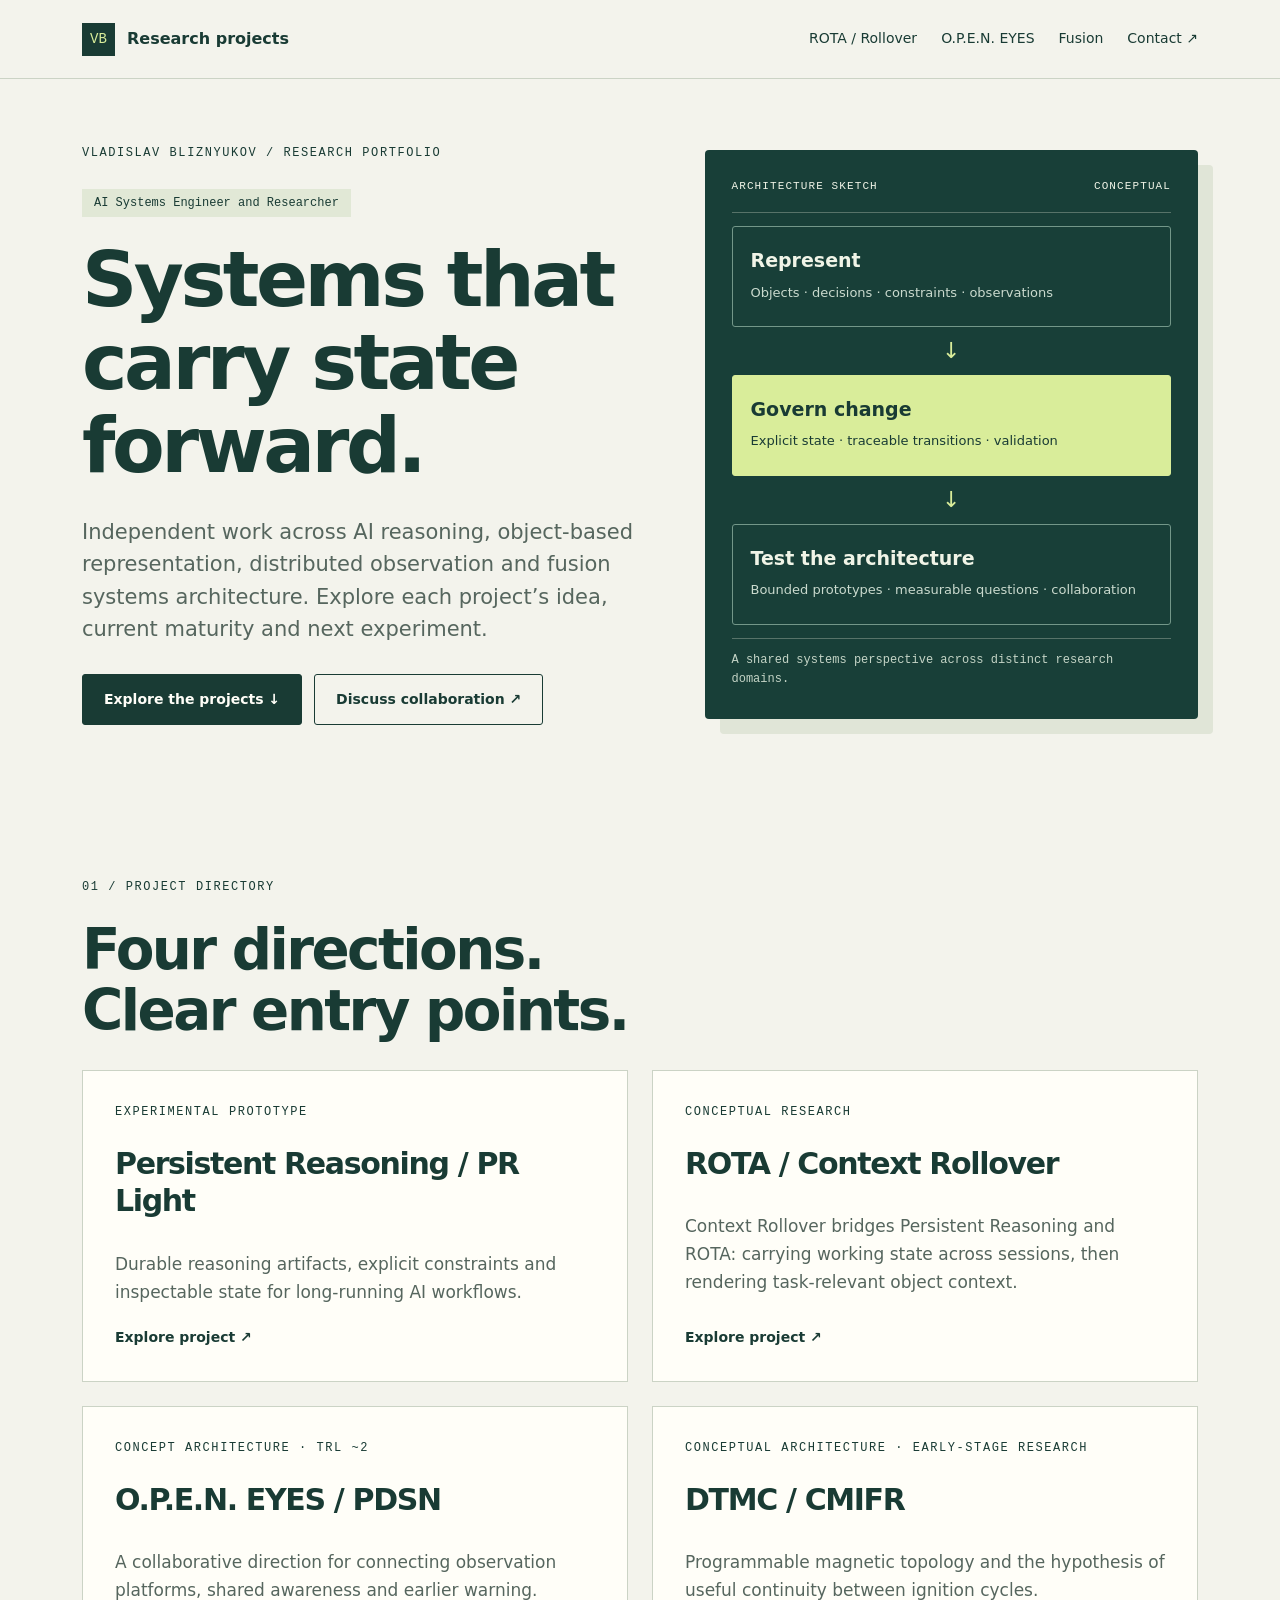
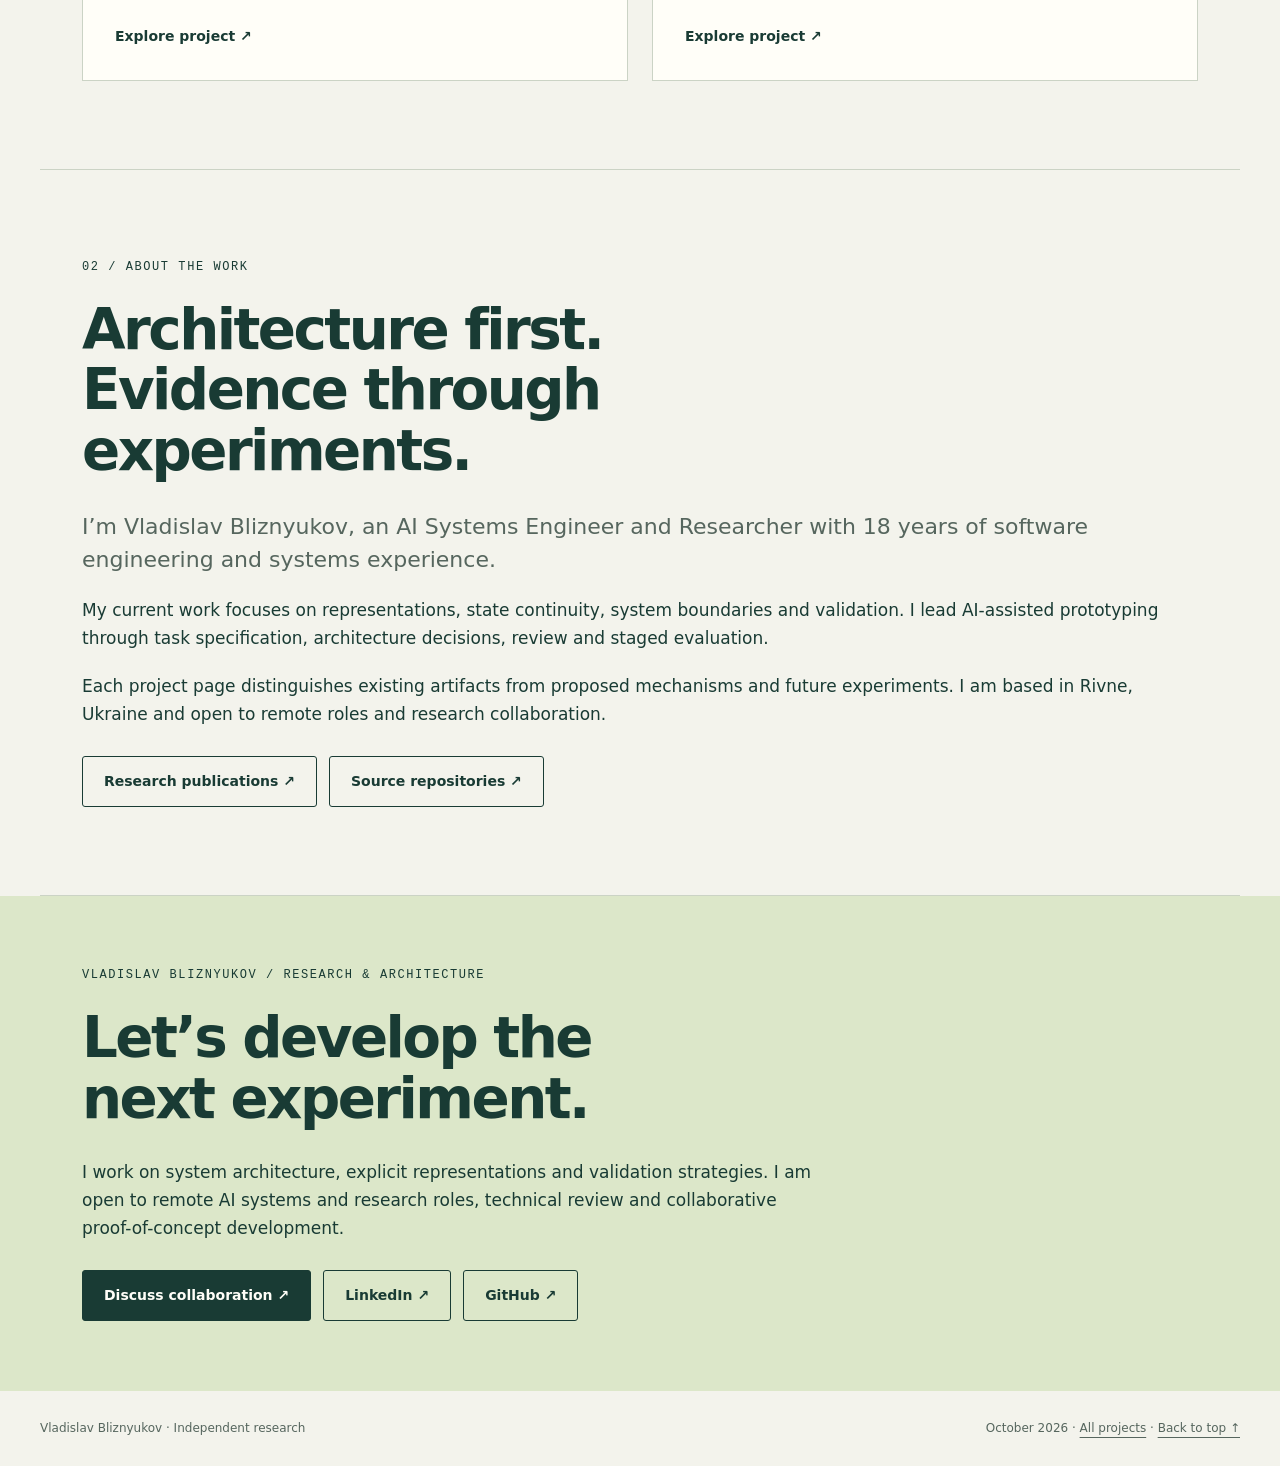
<file: index.html>
<!doctype html><html lang="en"><head><meta charset="utf-8"><meta name="viewport" content="width=device-width,initial-scale=1"><title>Research Projects · Vladislav Bliznyukov</title><meta name="description" content="Research portfolio of Vladislav Bliznyukov: Persistent Reasoning, ROTA / Context Rollover, O.P.E.N. EYES / PDSN, DTMC and CMIFR."><meta name="theme-color" content="#153d37"><link rel="stylesheet" href="/style.css"></head><body><a class="skip" href="#main">Skip to content</a><header><nav class="wrap" aria-label="Main navigation"><a class="brand" href="/"><span class="mark">VB</span> Research projects</a><div class="navlinks"><a href="/rota/">ROTA / Rollover</a><a href="/open-eyes/">O.P.E.N. EYES</a><a href="/fusion/">Fusion</a><a href="#contact">Contact ↗</a></div></nav></header><main id="main"><section class="hero wrap"><div><span class="eyebrow">Vladislav Bliznyukov / Research portfolio</span><span class="status">AI Systems Engineer and Researcher</span><h1>Systems that<br>carry state<br>forward.</h1><p class="intro">Independent work across AI reasoning, object-based representation, distributed observation and fusion systems architecture. Explore each project’s idea, current maturity and next experiment.</p><div class="actions"><a class="button primary" href="#projects">Explore the projects ↓</a><a class="button" href="#contact">Discuss collaboration ↗</a></div></div><div class="hero-art"><div class="art-top"><span>ARCHITECTURE SKETCH</span><span>CONCEPTUAL</span></div><div class="diagram-box "><strong>Represent</strong><p>Objects · decisions · constraints · observations</p></div><div class="diagram-arrow" aria-hidden="true">↓</div><div class="diagram-box accent"><strong>Govern change</strong><p>Explicit state · traceable transitions · validation</p></div><div class="diagram-arrow" aria-hidden="true">↓</div><div class="diagram-box "><strong>Test the architecture</strong><p>Bounded prototypes · measurable questions · collaboration</p></div><p class="art-caption">A shared systems perspective across distinct research domains.</p></div></section><section class="section wrap" id="projects"><span class="eyebrow">01 / Project directory</span><h2>Four directions.<br>Clear entry points.</h2><div class="overview"><a class="panel" href="https://persistentvlad.github.io/persistent-reasoning-architecture/"><span class="eyebrow">Experimental prototype</span><h3>Persistent Reasoning / PR Light</h3><p>Durable reasoning artifacts, explicit constraints and inspectable state for long-running AI workflows.</p><span class="more">Explore project ↗</span></a><a class="panel" href="/rota/"><span class="eyebrow">Conceptual research</span><h3>ROTA / Context Rollover</h3><p>Context Rollover bridges Persistent Reasoning and ROTA: carrying working state across sessions, then rendering task-relevant object context.</p><span class="more">Explore project ↗</span></a><a class="panel" href="/open-eyes/"><span class="eyebrow">Concept architecture · TRL ~2</span><h3>O.P.E.N. EYES / PDSN</h3><p>A collaborative direction for connecting observation platforms, shared awareness and earlier warning.</p><span class="more">Explore project ↗</span></a><a class="panel" href="/fusion/"><span class="eyebrow">Conceptual architecture · Early-stage research</span><h3>DTMC / CMIFR</h3><p>Programmable magnetic topology and the hypothesis of useful continuity between ignition cycles.</p><span class="more">Explore project ↗</span></a></div></section><section class="section wrap" id="section-02 / About the work"><span class="eyebrow">02 / About the work</span><h2>Architecture first.<br>Evidence through experiments.</h2><p class="lead">I’m Vladislav Bliznyukov, an AI Systems Engineer and Researcher with 18 years of software engineering and systems experience.</p><p>My current work focuses on representations, state continuity, system boundaries and validation. I lead AI-assisted prototyping through task specification, architecture decisions, review and staged evaluation.</p><p>Each project page distinguishes existing artifacts from proposed mechanisms and future experiments. I am based in Rivne, Ukraine and open to remote roles and research collaboration.</p><div class="actions"><a class="button" href="https://vladislavbliznyukov.medium.com/lists">Research publications ↗</a><a class="button" href="https://github.com/PersistentVlad">Source repositories ↗</a></div></section></main><section class="contact" id="contact"><div class="wrap"><span class="eyebrow">Vladislav Bliznyukov / Research & architecture</span><h2>Let’s develop the<br>next experiment.</h2><p>I work on system architecture, explicit representations and validation strategies. I am open to remote AI systems and research roles, technical review and collaborative proof-of-concept development.</p><div class="actions"><a class="button primary" href="mailto:vladislav.bliznyukov@gmail.com">Discuss collaboration ↗</a><a class="button" href="https://www.linkedin.com/in/vladislav-bliznyukov/">LinkedIn ↗</a><a class="button" href="https://github.com/PersistentVlad">GitHub ↗</a></div></div></section><footer class="wrap footer"><span>Vladislav Bliznyukov · Independent research</span><span>October 2026 · <a href="/">All projects</a> · <a href="#main">Back to top ↑</a></span></footer></body></html>
</file>
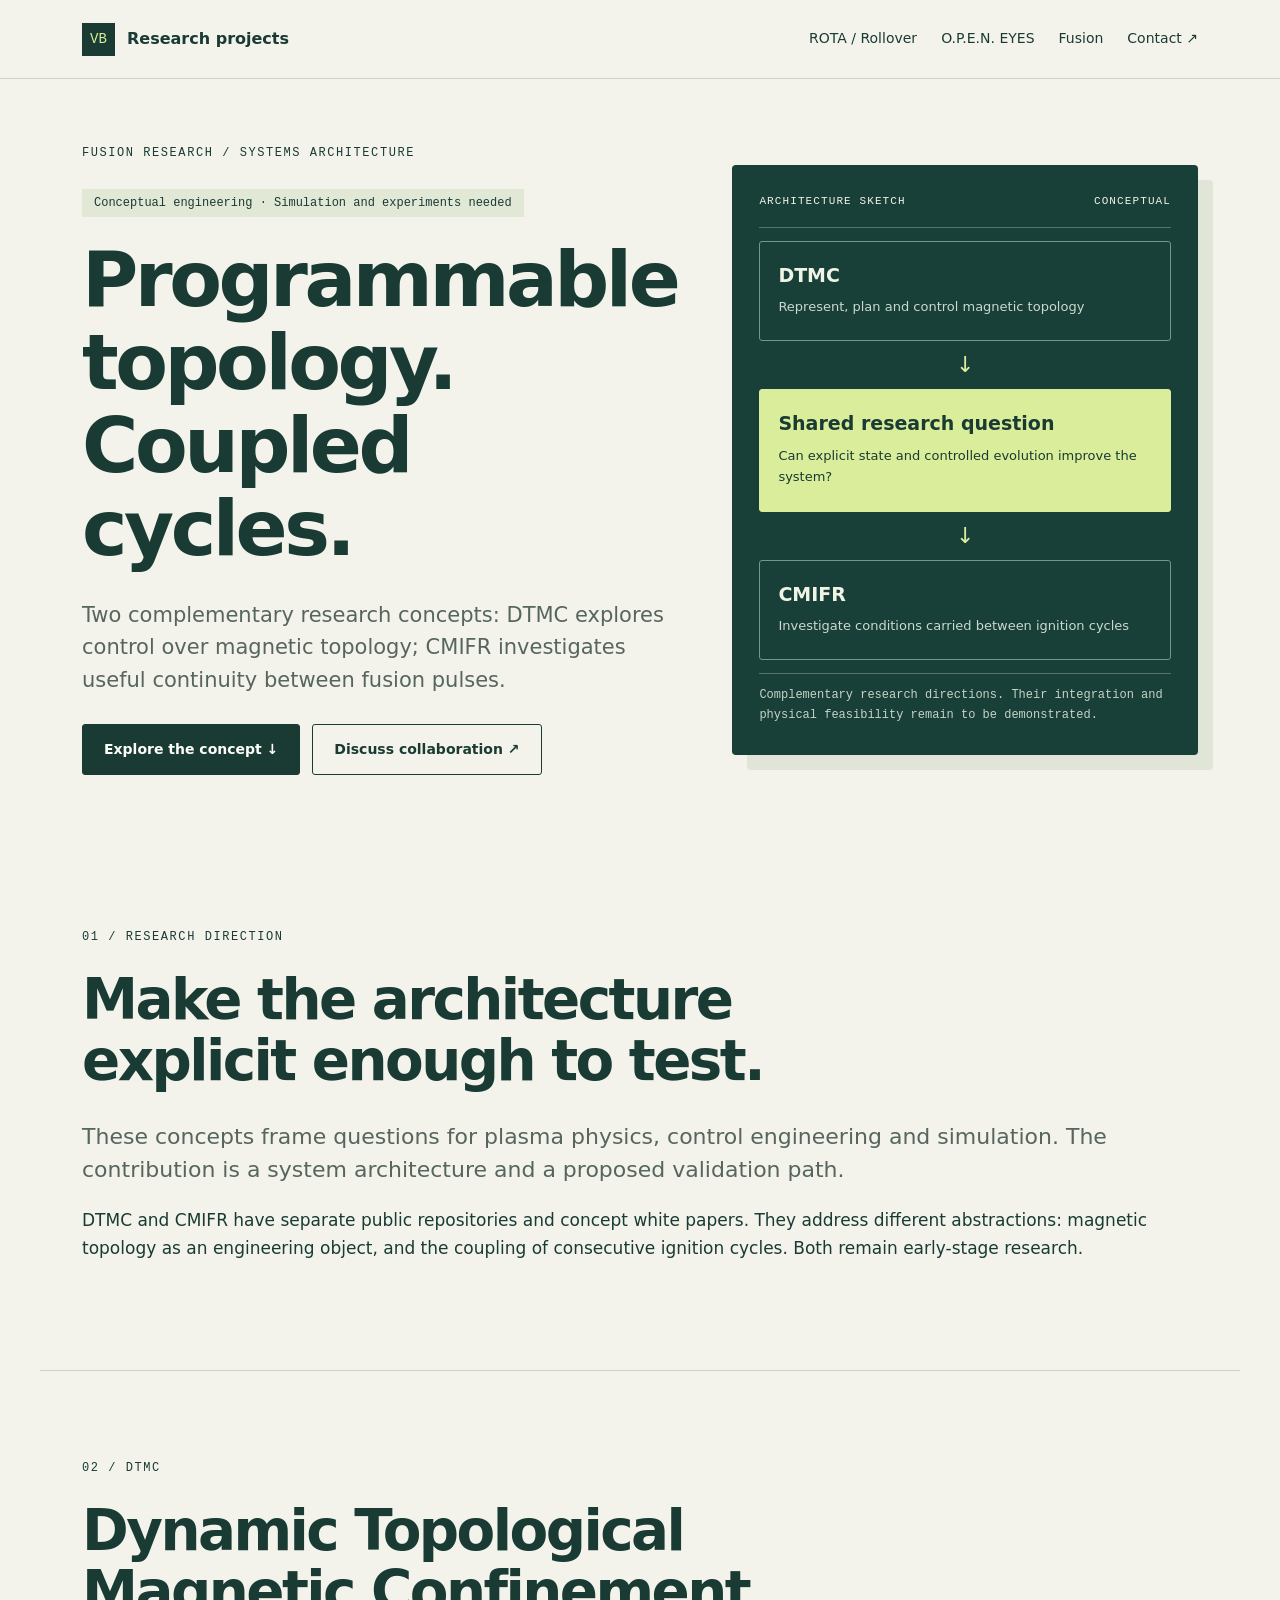
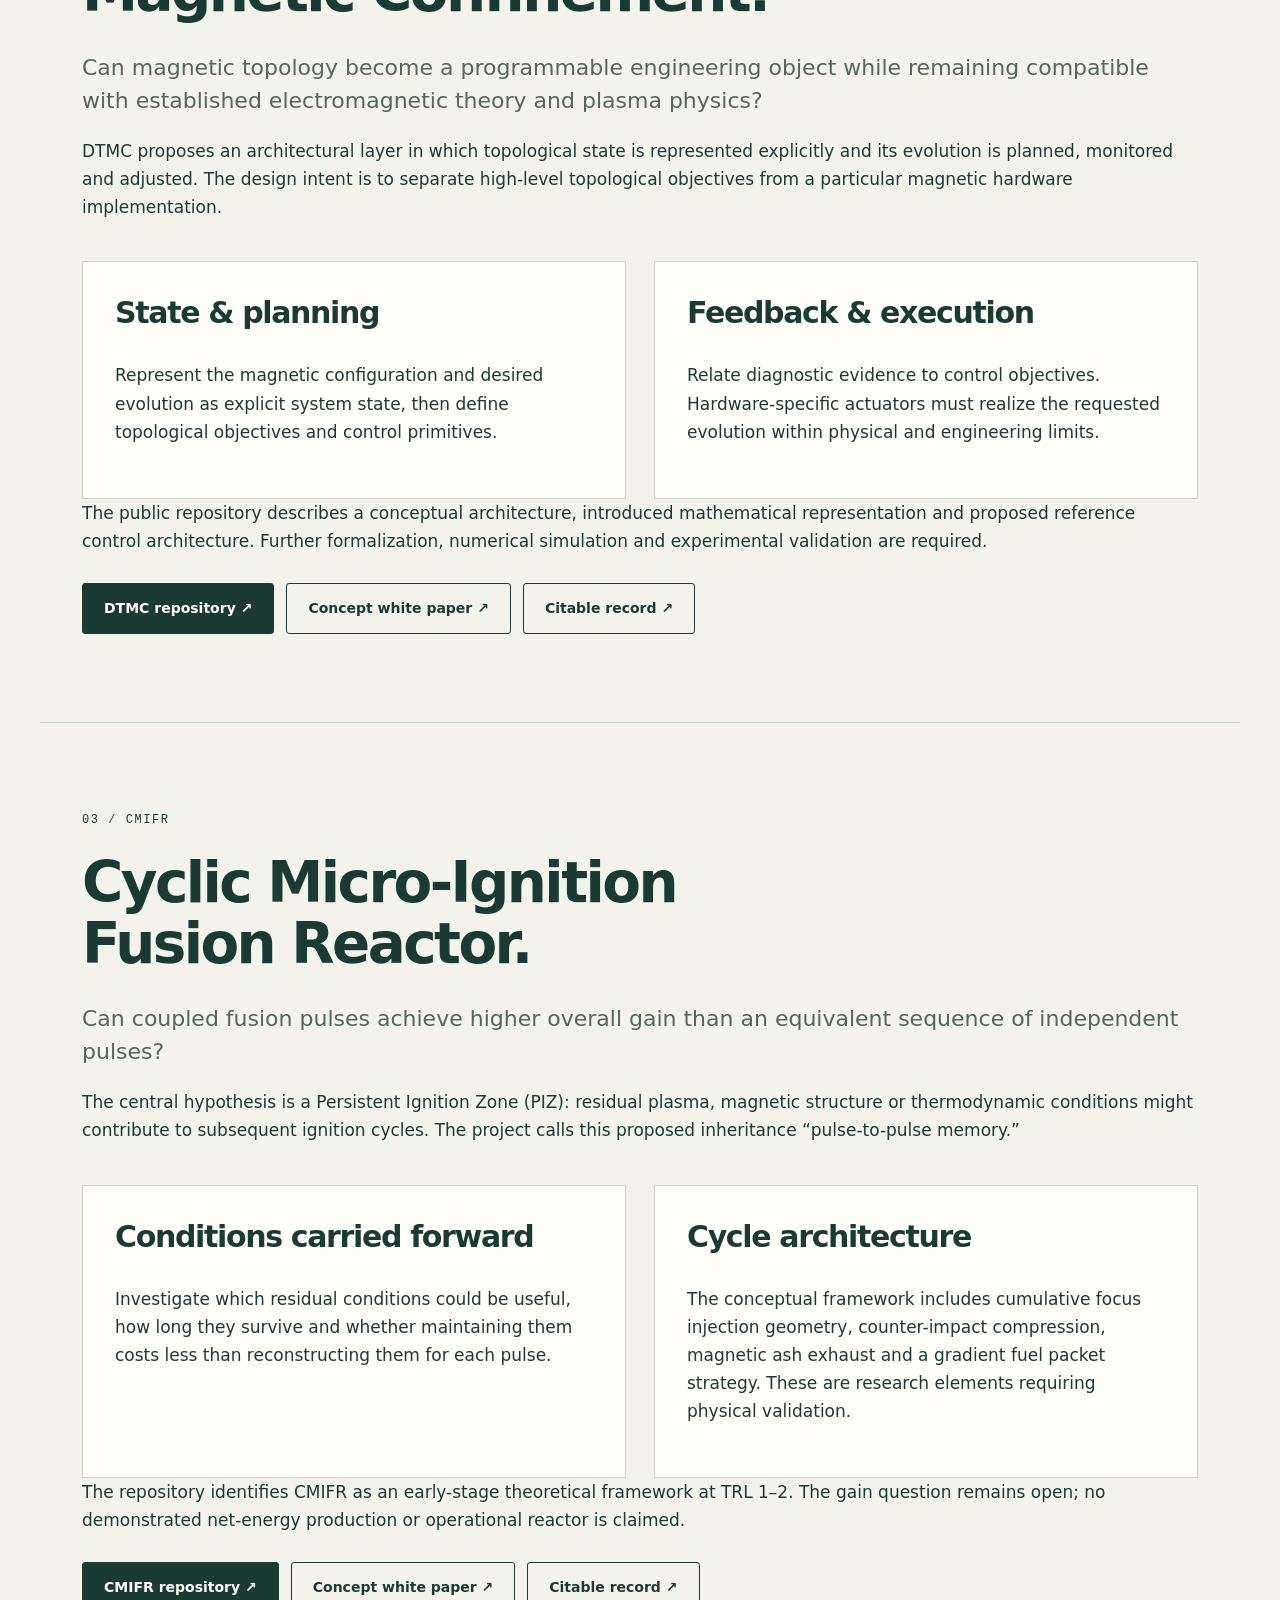
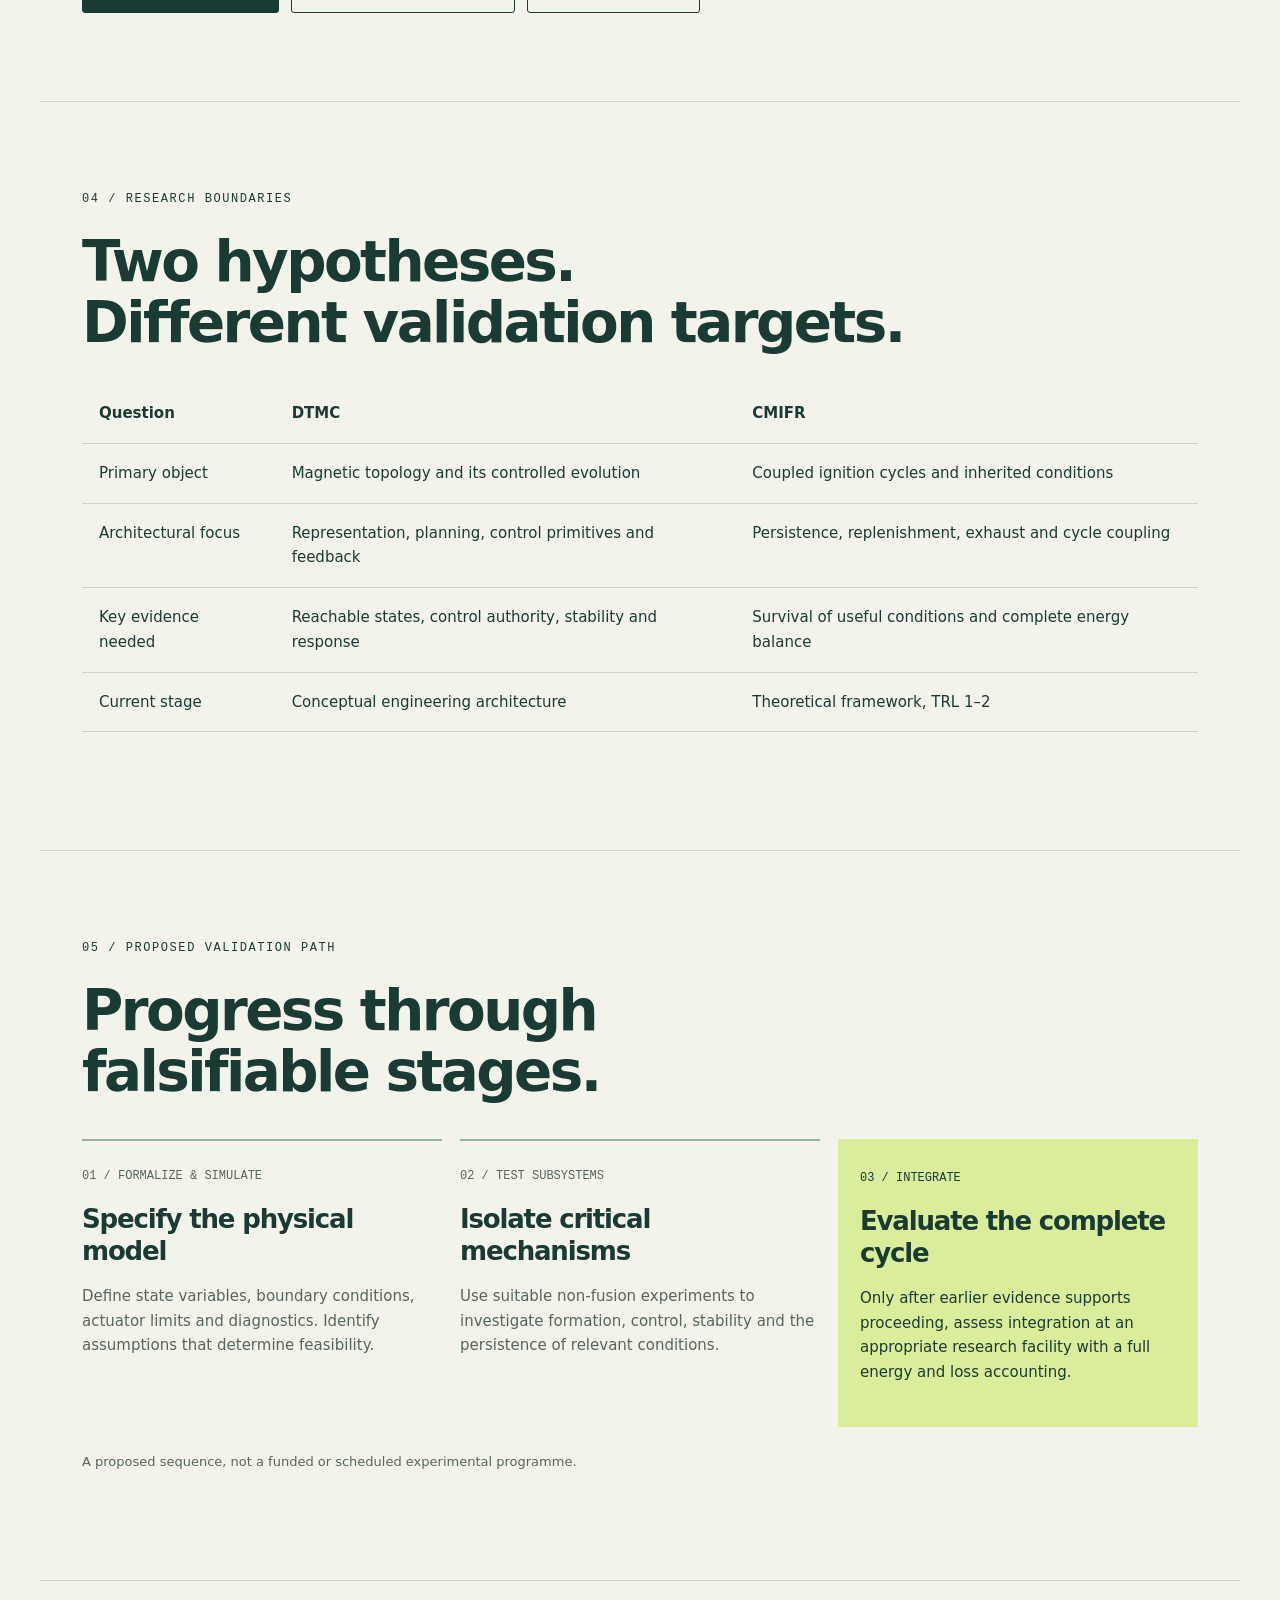
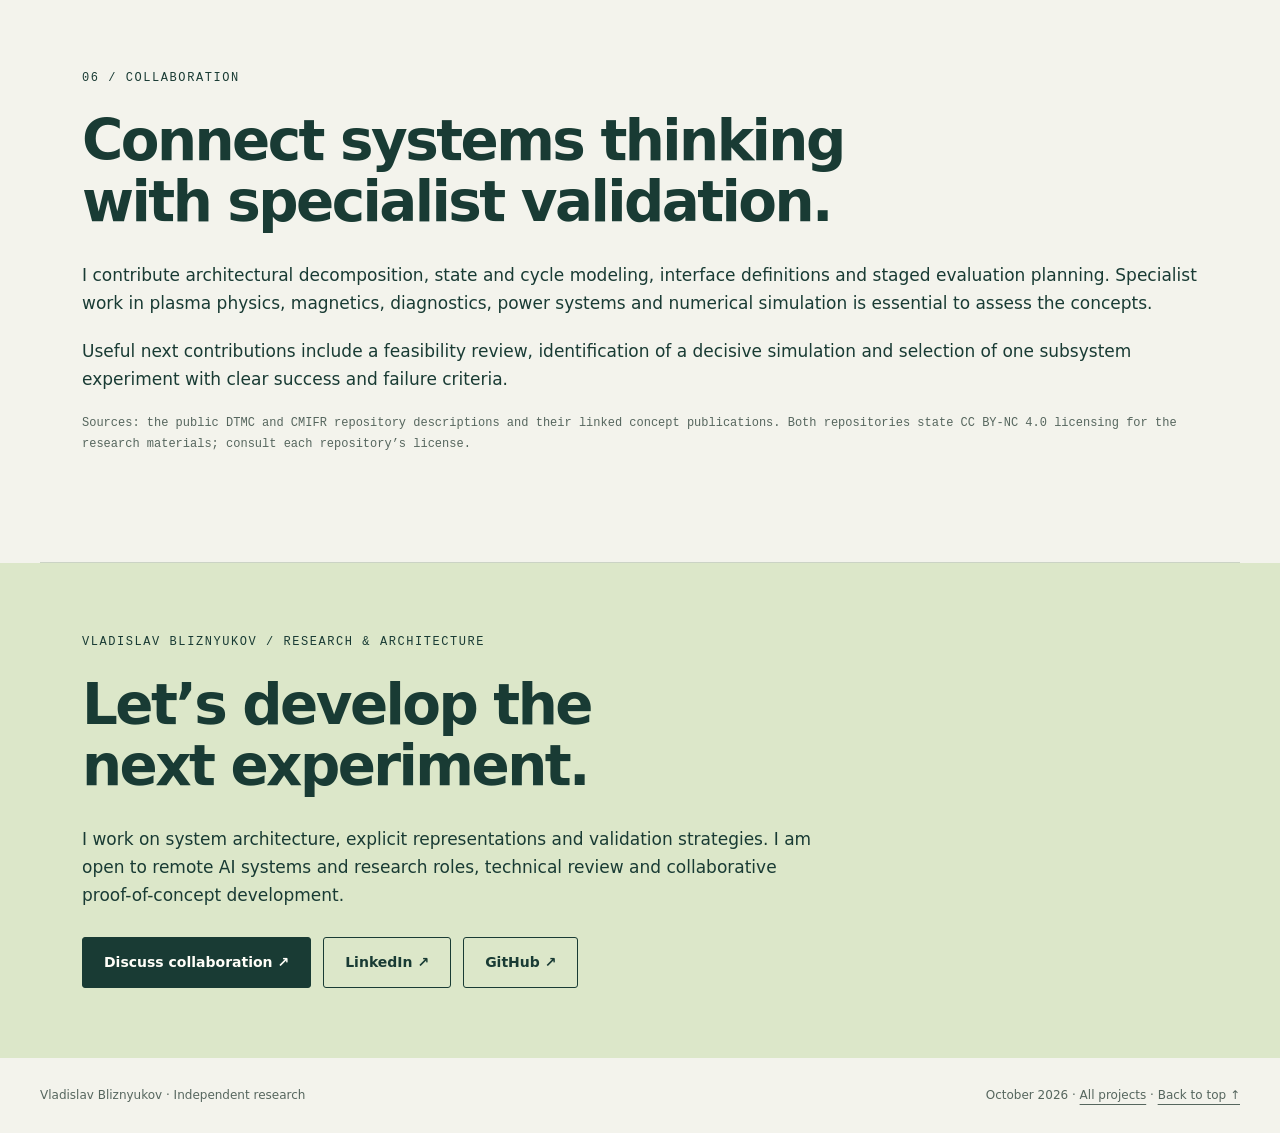
<file: fusion/index.html>
<!doctype html><html lang="en"><head><meta charset="utf-8"><meta name="viewport" content="width=device-width,initial-scale=1"><title>DTMC &amp; CMIFR — Fusion Systems Architecture · Vladislav Bliznyukov</title><meta name="description" content="Conceptual fusion research on programmable magnetic topology and coupled ignition cycles, with public white papers and a staged validation direction."><meta name="theme-color" content="#153d37"><link rel="stylesheet" href="/style.css"></head><body><a class="skip" href="#main">Skip to content</a><header><nav class="wrap" aria-label="Main navigation"><a class="brand" href="/"><span class="mark">VB</span> Research projects</a><div class="navlinks"><a href="/rota/">ROTA / Rollover</a><a href="/open-eyes/">O.P.E.N. EYES</a><a href="/fusion/">Fusion</a><a href="#contact">Contact ↗</a></div></nav></header><main id="main"><section class="hero wrap"><div><span class="eyebrow">Fusion research / Systems architecture</span><span class="status">Conceptual engineering · Simulation and experiments needed</span><h1>Programmable topology.<br>Coupled cycles.</h1><p class="intro">Two complementary research concepts: DTMC explores control over magnetic topology; CMIFR investigates useful continuity between fusion pulses.</p><div class="actions"><a class="button primary" href="#overview">Explore the concept ↓</a><a class="button" href="#contact">Discuss collaboration ↗</a></div></div><div class="hero-art"><div class="art-top"><span>ARCHITECTURE SKETCH</span><span>CONCEPTUAL</span></div><div class="diagram-box "><strong>DTMC</strong><p>Represent, plan and control magnetic topology</p></div><div class="diagram-arrow" aria-hidden="true">↓</div><div class="diagram-box accent"><strong>Shared research question</strong><p>Can explicit state and controlled evolution improve the system?</p></div><div class="diagram-arrow" aria-hidden="true">↓</div><div class="diagram-box "><strong>CMIFR</strong><p>Investigate conditions carried between ignition cycles</p></div><p class="art-caption">Complementary research directions. Their integration and physical feasibility remain to be demonstrated.</p></div></section><section class="section wrap" id="overview"><span class="eyebrow">01 / Research direction</span><h2>Make the architecture<br>explicit enough to test.</h2><p class="lead">These concepts frame questions for plasma physics, control engineering and simulation. The contribution is a system architecture and a proposed validation path.</p><p>DTMC and CMIFR have separate public repositories and concept white papers. They address different abstractions: magnetic topology as an engineering object, and the coupling of consecutive ignition cycles. Both remain early-stage research.</p></section><section class="section wrap" id="section-02 / DTMC"><span class="eyebrow">02 / DTMC</span><h2>Dynamic Topological<br>Magnetic Confinement.</h2><p class="lead">Can magnetic topology become a programmable engineering object while remaining compatible with established electromagnetic theory and plasma physics?</p><p>DTMC proposes an architectural layer in which topological state is represented explicitly and its evolution is planned, monitored and adjusted. The design intent is to separate high-level topological objectives from a particular magnetic hardware implementation.</p><div class="two"><article class="panel"><h3>State & planning</h3><p>Represent the magnetic configuration and desired evolution as explicit system state, then define topological objectives and control primitives.</p></article><article class="panel"><h3>Feedback & execution</h3><p>Relate diagnostic evidence to control objectives. Hardware-specific actuators must realize the requested evolution within physical and engineering limits.</p></article></div><p>The public repository describes a conceptual architecture, introduced mathematical representation and proposed reference control architecture. Further formalization, numerical simulation and experimental validation are required.</p><div class="actions"><a class="button primary" href="https://github.com/PersistentVlad/Dynamic-Topological-Magnetic-Confinement">DTMC repository ↗</a><a class="button" href="https://github.com/PersistentVlad/Dynamic-Topological-Magnetic-Confinement/blob/main/whitepaper/DTMC_Concept_WhitePaper_v1.0.pdf">Concept white paper ↗</a><a class="button" href="https://doi.org/10.5281/zenodo.21322613">Citable record ↗</a></div></section><section class="section wrap" id="section-03 / CMIFR"><span class="eyebrow">03 / CMIFR</span><h2>Cyclic Micro-Ignition<br>Fusion Reactor.</h2><p class="lead">Can coupled fusion pulses achieve higher overall gain than an equivalent sequence of independent pulses?</p><p>The central hypothesis is a Persistent Ignition Zone (PIZ): residual plasma, magnetic structure or thermodynamic conditions might contribute to subsequent ignition cycles. The project calls this proposed inheritance “pulse-to-pulse memory.”</p><div class="two"><article class="panel"><h3>Conditions carried forward</h3><p>Investigate which residual conditions could be useful, how long they survive and whether maintaining them costs less than reconstructing them for each pulse.</p></article><article class="panel"><h3>Cycle architecture</h3><p>The conceptual framework includes cumulative focus injection geometry, counter-impact compression, magnetic ash exhaust and a gradient fuel packet strategy. These are research elements requiring physical validation.</p></article></div><p>The repository identifies CMIFR as an early-stage theoretical framework at TRL 1–2. The gain question remains open; no demonstrated net-energy production or operational reactor is claimed.</p><div class="actions"><a class="button primary" href="https://github.com/PersistentVlad/Cyclic-Micro-Ignition-Fusion-Reactor">CMIFR repository ↗</a><a class="button" href="https://github.com/PersistentVlad/Cyclic-Micro-Ignition-Fusion-Reactor/blob/main/whitepaper/CMIFR_Concept_WhitePaper_v1.0.pdf">Concept white paper ↗</a><a class="button" href="https://doi.org/10.5281/zenodo.20645407">Citable record ↗</a></div></section><section class="section wrap" id="section-04 / Research boundaries"><span class="eyebrow">04 / Research boundaries</span><h2>Two hypotheses.<br>Different validation targets.</h2><table class="compare"><thead><tr><th>Question</th><th>DTMC</th><th>CMIFR</th></tr></thead><tbody><tr><td>Primary object</td><td>Magnetic topology and its controlled evolution</td><td>Coupled ignition cycles and inherited conditions</td></tr><tr><td>Architectural focus</td><td>Representation, planning, control primitives and feedback</td><td>Persistence, replenishment, exhaust and cycle coupling</td></tr><tr><td>Key evidence needed</td><td>Reachable states, control authority, stability and response</td><td>Survival of useful conditions and complete energy balance</td></tr><tr><td>Current stage</td><td>Conceptual engineering architecture</td><td>Theoretical framework, TRL 1–2</td></tr></tbody></table></section><section class="section wrap" id="section-05 / Proposed validation path"><span class="eyebrow">05 / Proposed validation path</span><h2>Progress through<br>falsifiable stages.</h2><div class="flow"><article><b>01 / FORMALIZE & SIMULATE</b><h3>Specify the physical model</h3><p>Define state variables, boundary conditions, actuator limits and diagnostics. Identify assumptions that determine feasibility.</p></article><article><b>02 / TEST SUBSYSTEMS</b><h3>Isolate critical mechanisms</h3><p>Use suitable non-fusion experiments to investigate formation, control, stability and the persistence of relevant conditions.</p></article><article class="last"><b>03 / INTEGRATE</b><h3>Evaluate the complete cycle</h3><p>Only after earlier evidence supports proceeding, assess integration at an appropriate research facility with a full energy and loss accounting.</p></article></div><p class="minor">A proposed sequence, not a funded or scheduled experimental programme.</p></section><section class="section wrap" id="section-06 / Collaboration"><span class="eyebrow">06 / Collaboration</span><h2>Connect systems thinking<br>with specialist validation.</h2><p>I contribute architectural decomposition, state and cycle modeling, interface definitions and staged evaluation planning. Specialist work in plasma physics, magnetics, diagnostics, power systems and numerical simulation is essential to assess the concepts.</p><p>Useful next contributions include a feasibility review, identification of a decisive simulation and selection of one subsystem experiment with clear success and failure criteria.</p><p class="page-note">Sources: the public DTMC and CMIFR repository descriptions and their linked concept publications. Both repositories state CC BY-NC 4.0 licensing for the research materials; consult each repository’s license.</p></section></main><section class="contact" id="contact"><div class="wrap"><span class="eyebrow">Vladislav Bliznyukov / Research & architecture</span><h2>Let’s develop the<br>next experiment.</h2><p>I work on system architecture, explicit representations and validation strategies. I am open to remote AI systems and research roles, technical review and collaborative proof-of-concept development.</p><div class="actions"><a class="button primary" href="mailto:vladislav.bliznyukov@gmail.com">Discuss collaboration ↗</a><a class="button" href="https://www.linkedin.com/in/vladislav-bliznyukov/">LinkedIn ↗</a><a class="button" href="https://github.com/PersistentVlad">GitHub ↗</a></div></div></section><footer class="wrap footer"><span>Vladislav Bliznyukov · Independent research</span><span>October 2026 · <a href="/">All projects</a> · <a href="#main">Back to top ↑</a></span></footer></body></html>
</file>
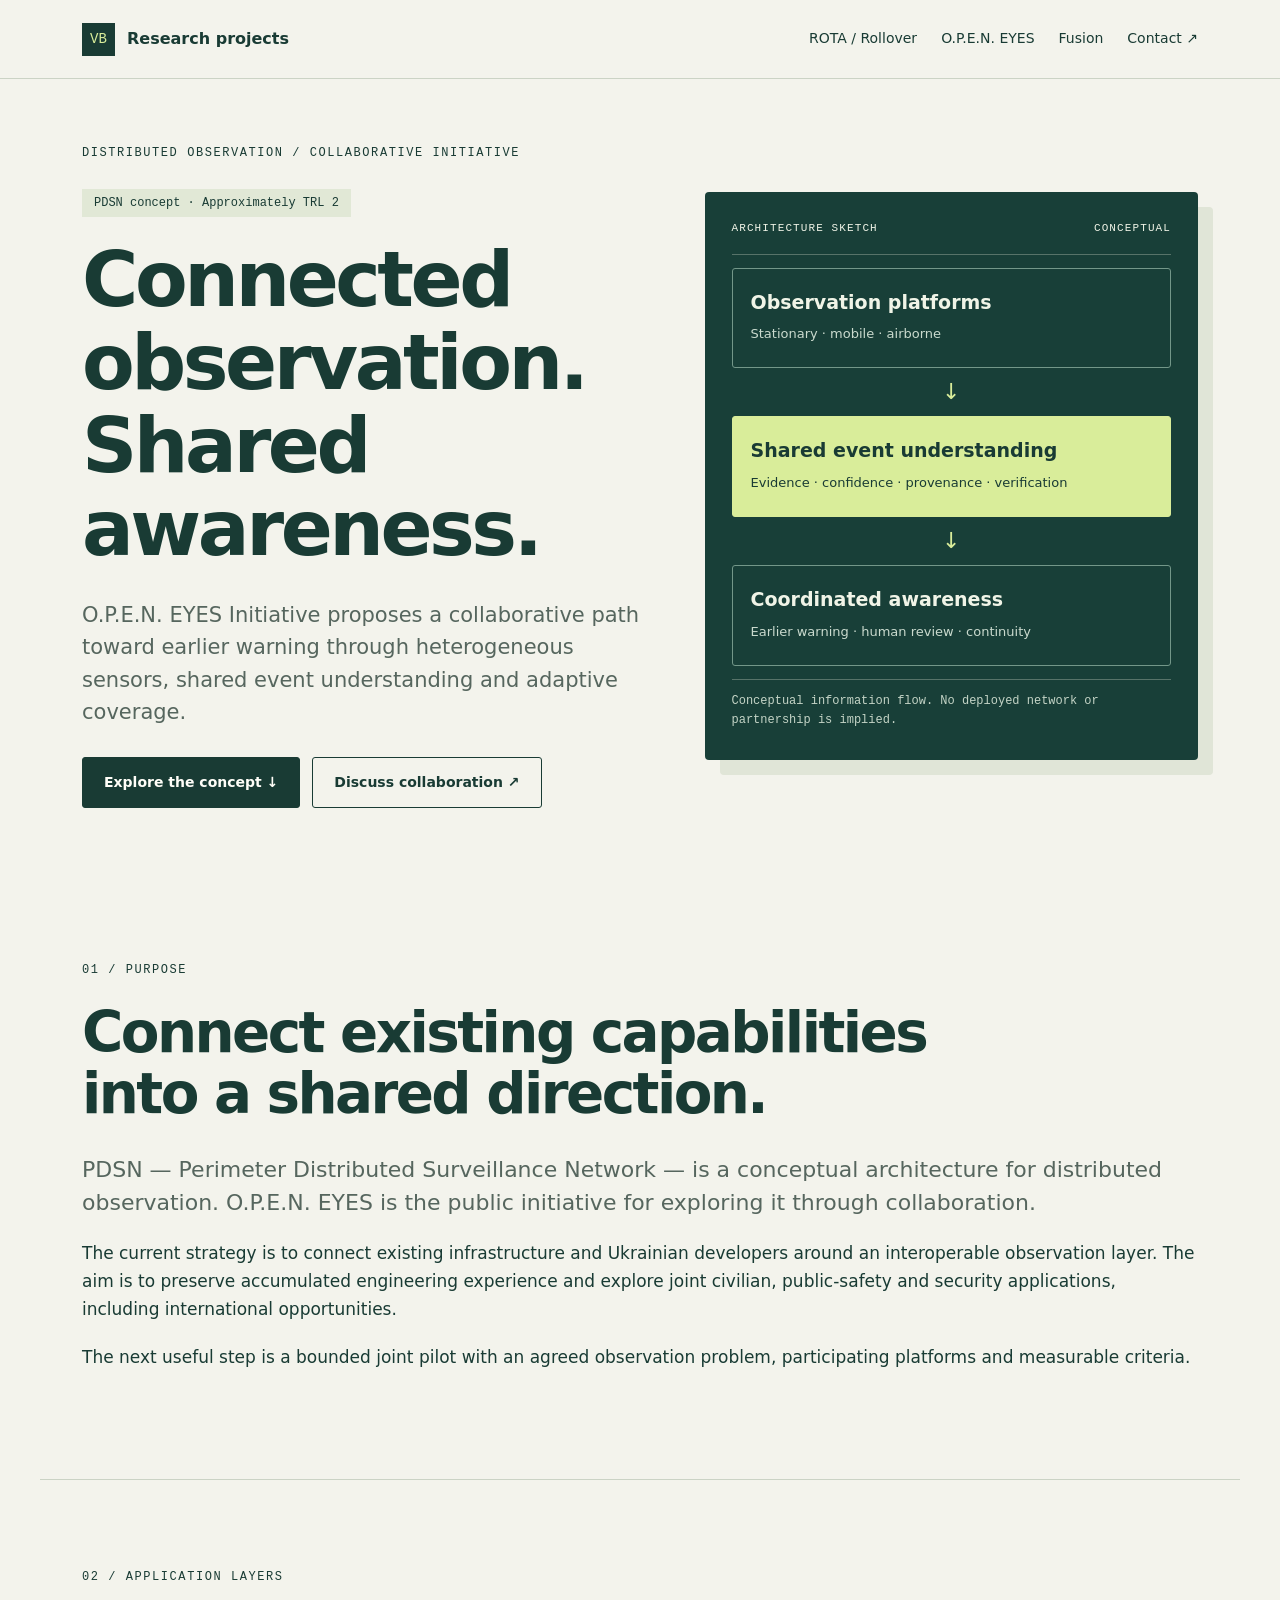
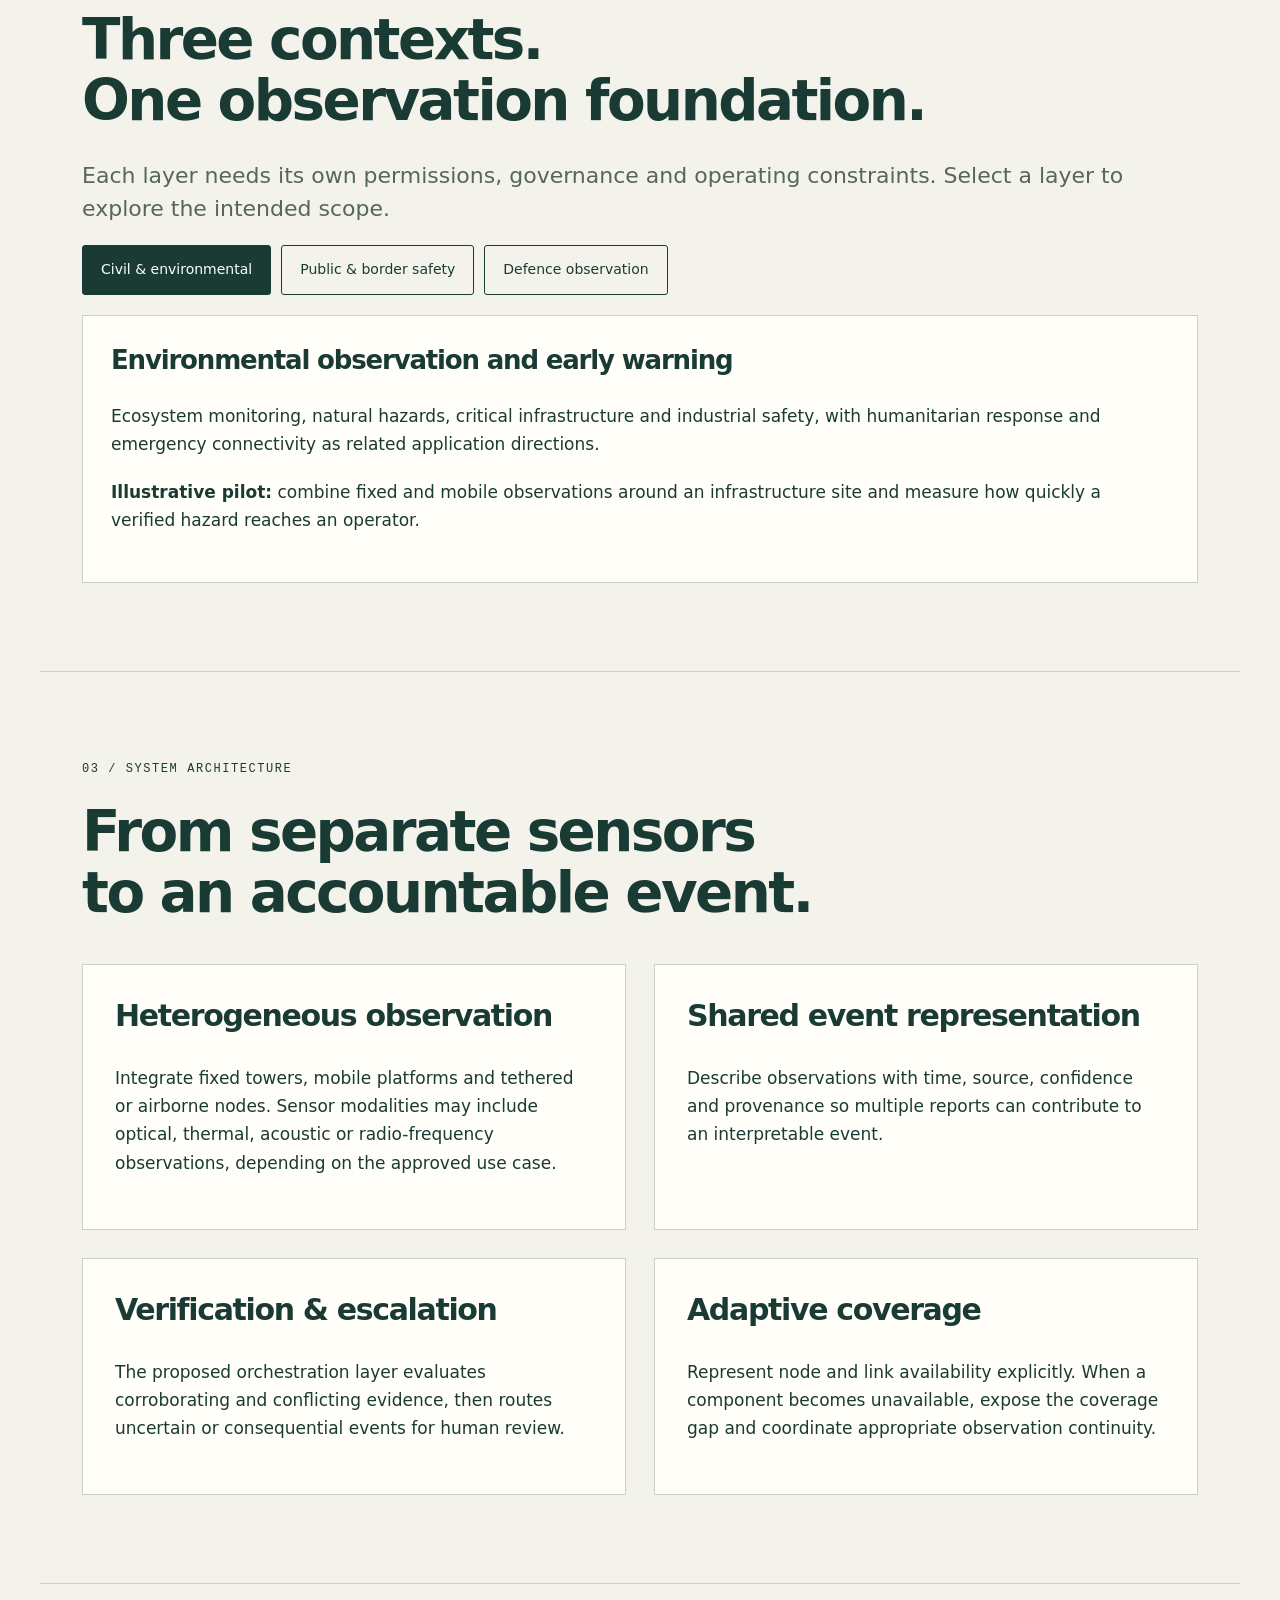
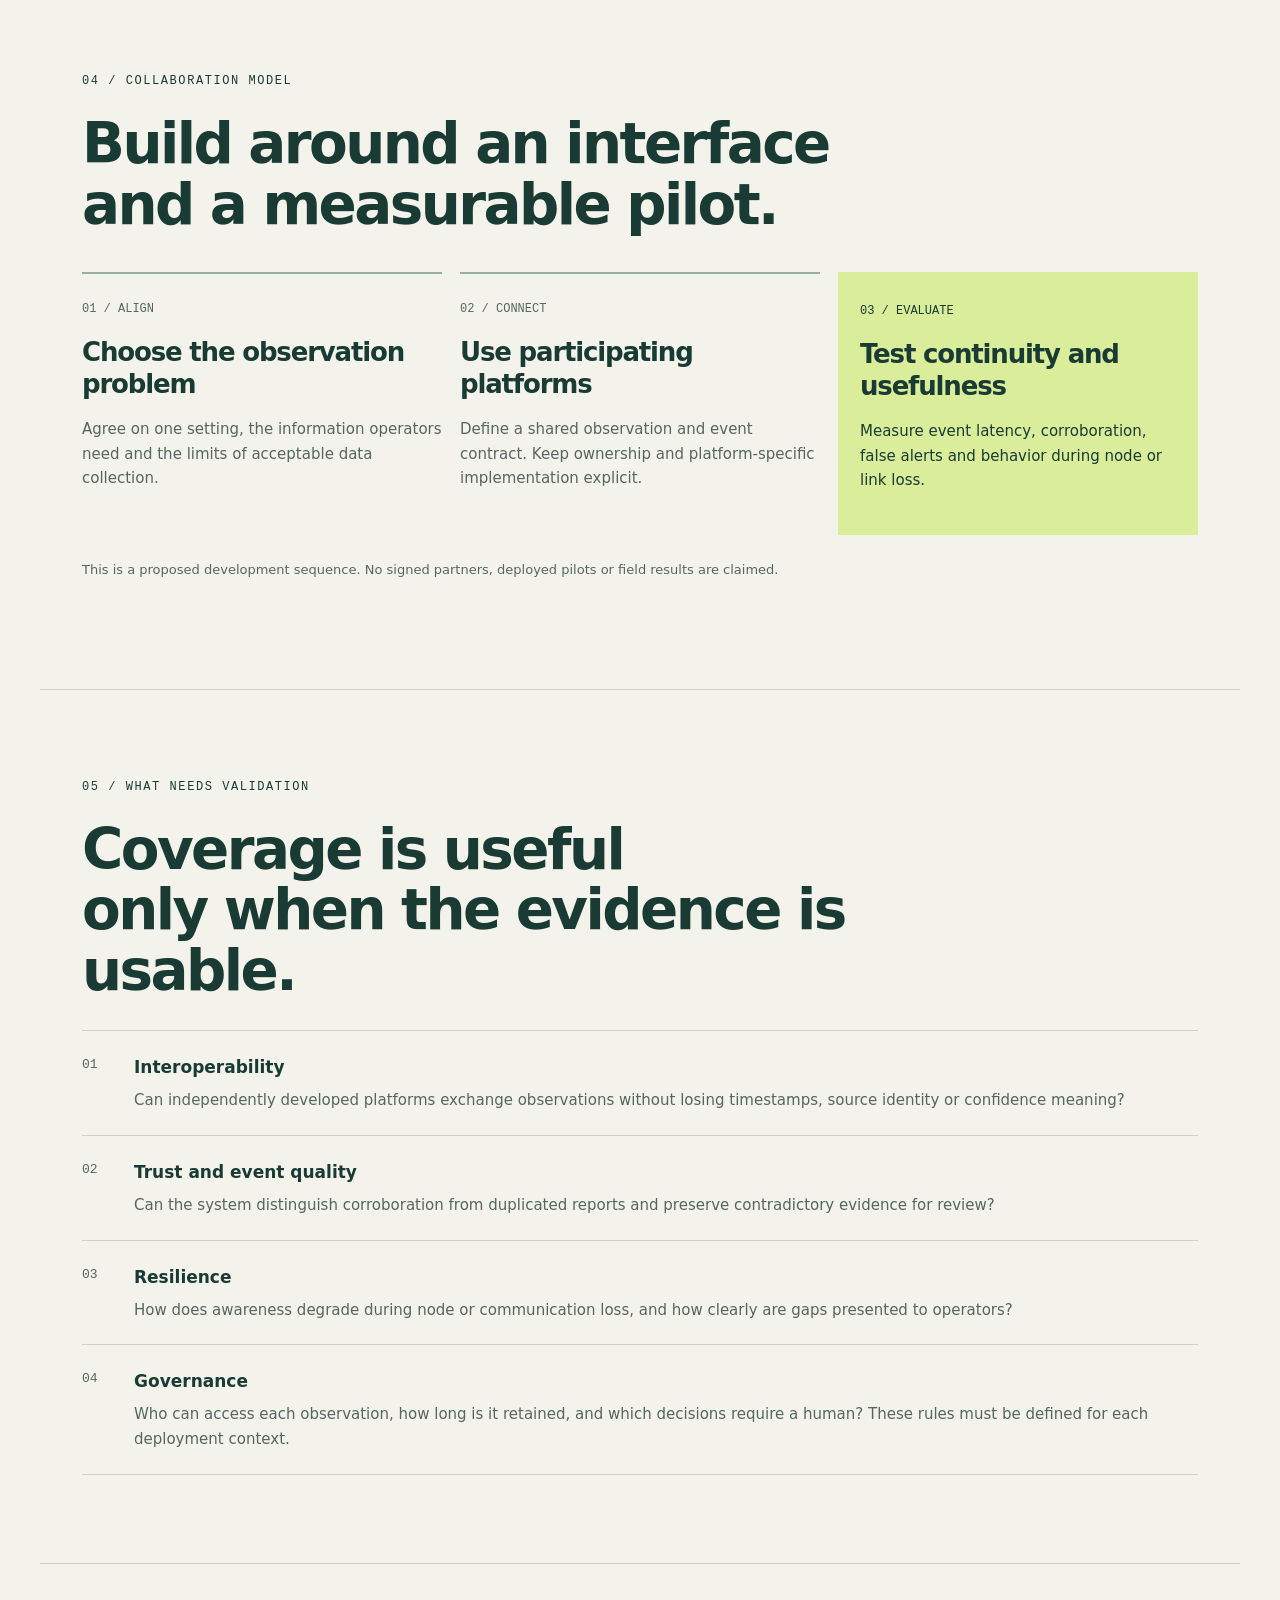
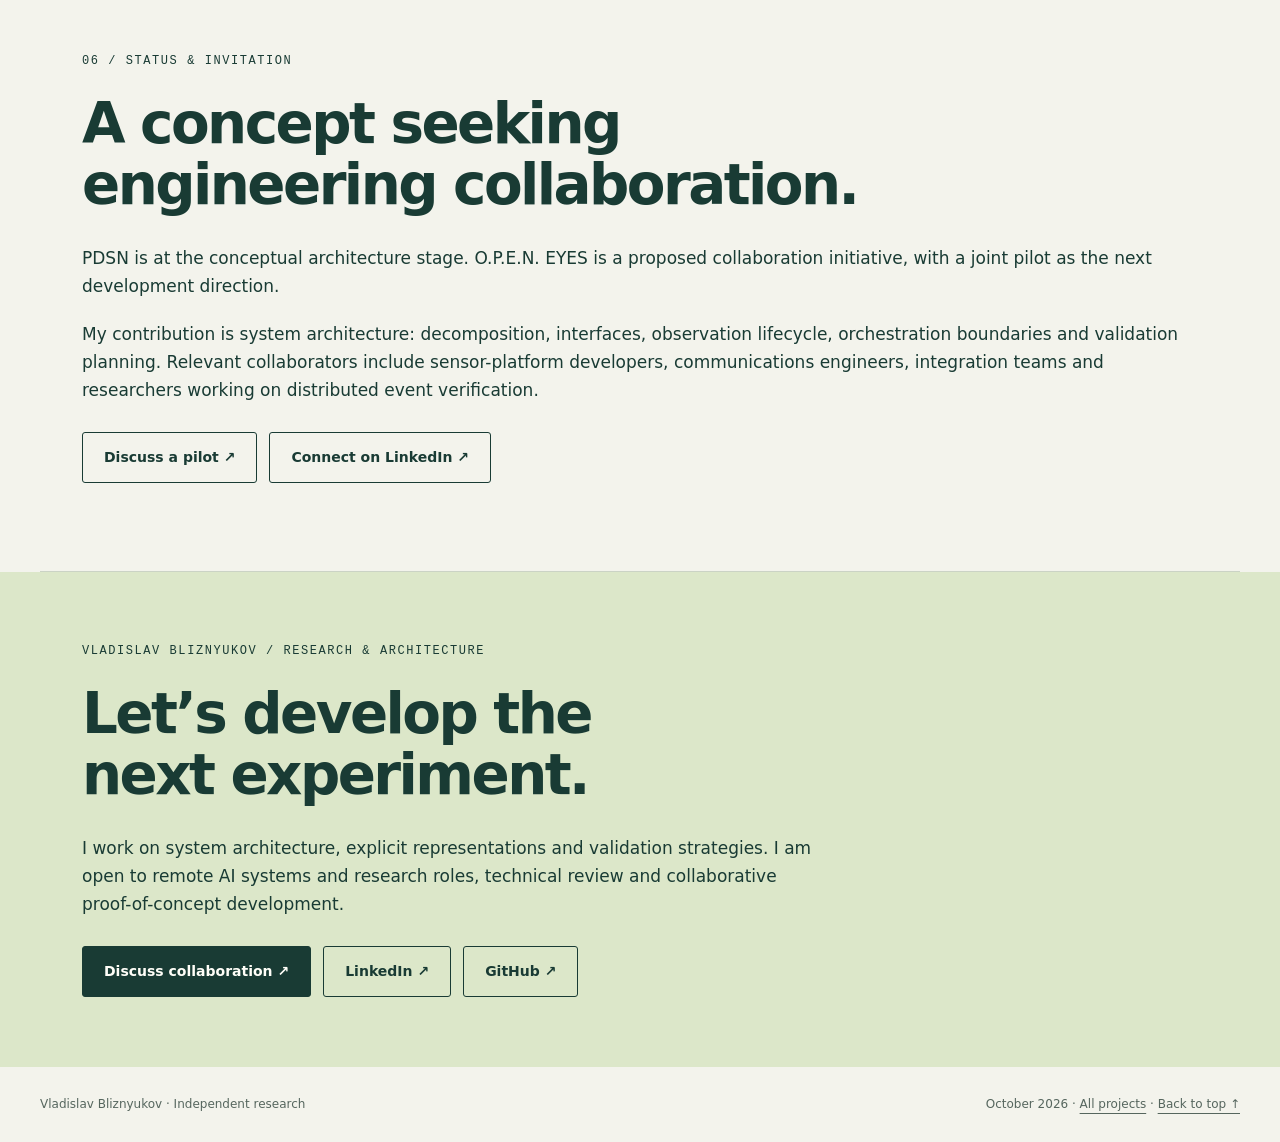
<file: open-eyes/index.html>
<!doctype html><html lang="en"><head><meta charset="utf-8"><meta name="viewport" content="width=device-width,initial-scale=1"><title>O.P.E.N. EYES / PDSN — Distributed Observation · Vladislav Bliznyukov</title><meta name="description" content="A proposed collaboration initiative for connected observation, shared awareness and earlier warning."><meta name="theme-color" content="#153d37"><link rel="stylesheet" href="/style.css"></head><body><a class="skip" href="#main">Skip to content</a><header><nav class="wrap" aria-label="Main navigation"><a class="brand" href="/"><span class="mark">VB</span> Research projects</a><div class="navlinks"><a href="/rota/">ROTA / Rollover</a><a href="/open-eyes/">O.P.E.N. EYES</a><a href="/fusion/">Fusion</a><a href="#contact">Contact ↗</a></div></nav></header><main id="main"><section class="hero wrap"><div><span class="eyebrow">Distributed observation / Collaborative initiative</span><span class="status">PDSN concept · Approximately TRL 2</span><h1>Connected observation.<br>Shared awareness.</h1><p class="intro">O.P.E.N. EYES Initiative proposes a collaborative path toward earlier warning through heterogeneous sensors, shared event understanding and adaptive coverage.</p><div class="actions"><a class="button primary" href="#overview">Explore the concept ↓</a><a class="button" href="#contact">Discuss collaboration ↗</a></div></div><div class="hero-art"><div class="art-top"><span>ARCHITECTURE SKETCH</span><span>CONCEPTUAL</span></div><div class="diagram-box "><strong>Observation platforms</strong><p>Stationary · mobile · airborne</p></div><div class="diagram-arrow" aria-hidden="true">↓</div><div class="diagram-box accent"><strong>Shared event understanding</strong><p>Evidence · confidence · provenance · verification</p></div><div class="diagram-arrow" aria-hidden="true">↓</div><div class="diagram-box "><strong>Coordinated awareness</strong><p>Earlier warning · human review · continuity</p></div><p class="art-caption">Conceptual information flow. No deployed network or partnership is implied.</p></div></section><section class="section wrap" id="overview"><span class="eyebrow">01 / Purpose</span><h2>Connect existing capabilities<br>into a shared direction.</h2><p class="lead">PDSN — Perimeter Distributed Surveillance Network — is a conceptual architecture for distributed observation. O.P.E.N. EYES is the public initiative for exploring it through collaboration.</p><p>The current strategy is to connect existing infrastructure and Ukrainian developers around an interoperable observation layer. The aim is to preserve accumulated engineering experience and explore joint civilian, public-safety and security applications, including international opportunities.</p><p>The next useful step is a bounded joint pilot with an agreed observation problem, participating platforms and measurable criteria.</p></section><section class="section wrap" id="section-02 / Application layers"><span class="eyebrow">02 / Application layers</span><h2>Three contexts.<br>One observation foundation.</h2><p class="lead">Each layer needs its own permissions, governance and operating constraints. Select a layer to explore the intended scope.</p><div class="switches" role="group" aria-label="Application layer"><button data-layer="civil" aria-pressed="true">Civil & environmental</button><button data-layer="border" aria-pressed="false">Public & border safety</button><button data-layer="defence" aria-pressed="false">Defence observation</button></div><div class="explain" aria-live="polite"><h3 id="layer-title">Environmental observation and early warning</h3><p id="layer-text">Ecosystem monitoring, natural hazards, critical infrastructure and industrial safety, with humanitarian response and emergency connectivity as related application directions.</p><p id="layer-example"><strong>Illustrative pilot:</strong> combine fixed and mobile observations around an infrastructure site and measure how quickly a verified hazard reaches an operator.</p></div></section><section class="section wrap" id="section-03 / System architecture"><span class="eyebrow">03 / System architecture</span><h2>From separate sensors<br>to an accountable event.</h2><div class="two"><article class="panel"><h3>Heterogeneous observation</h3><p>Integrate fixed towers, mobile platforms and tethered or airborne nodes. Sensor modalities may include optical, thermal, acoustic or radio-frequency observations, depending on the approved use case.</p></article><article class="panel"><h3>Shared event representation</h3><p>Describe observations with time, source, confidence and provenance so multiple reports can contribute to an interpretable event.</p></article><article class="panel"><h3>Verification & escalation</h3><p>The proposed orchestration layer evaluates corroborating and conflicting evidence, then routes uncertain or consequential events for human review.</p></article><article class="panel"><h3>Adaptive coverage</h3><p>Represent node and link availability explicitly. When a component becomes unavailable, expose the coverage gap and coordinate appropriate observation continuity.</p></article></div></section><section class="section wrap" id="section-04 / Collaboration model"><span class="eyebrow">04 / Collaboration model</span><h2>Build around an interface<br>and a measurable pilot.</h2><div class="flow"><article><b>01 / ALIGN</b><h3>Choose the observation problem</h3><p>Agree on one setting, the information operators need and the limits of acceptable data collection.</p></article><article><b>02 / CONNECT</b><h3>Use participating platforms</h3><p>Define a shared observation and event contract. Keep ownership and platform-specific implementation explicit.</p></article><article class="last"><b>03 / EVALUATE</b><h3>Test continuity and usefulness</h3><p>Measure event latency, corroboration, false alerts and behavior during node or link loss.</p></article></div><p class="minor">This is a proposed development sequence. No signed partners, deployed pilots or field results are claimed.</p></section><section class="section wrap" id="section-05 / What needs validation"><span class="eyebrow">05 / What needs validation</span><h2>Coverage is useful<br>only when the evidence is usable.</h2><div class="notes"><div class="note"><span>01</span><div><strong>Interoperability</strong><p>Can independently developed platforms exchange observations without losing timestamps, source identity or confidence meaning?</p></div></div><div class="note"><span>02</span><div><strong>Trust and event quality</strong><p>Can the system distinguish corroboration from duplicated reports and preserve contradictory evidence for review?</p></div></div><div class="note"><span>03</span><div><strong>Resilience</strong><p>How does awareness degrade during node or communication loss, and how clearly are gaps presented to operators?</p></div></div><div class="note"><span>04</span><div><strong>Governance</strong><p>Who can access each observation, how long is it retained, and which decisions require a human? These rules must be defined for each deployment context.</p></div></div></div></section><section class="section wrap" id="section-06 / Status & invitation"><span class="eyebrow">06 / Status & invitation</span><h2>A concept seeking<br>engineering collaboration.</h2><p>PDSN is at the conceptual architecture stage. O.P.E.N. EYES is a proposed collaboration initiative, with a joint pilot as the next development direction.</p><p>My contribution is system architecture: decomposition, interfaces, observation lifecycle, orchestration boundaries and validation planning. Relevant collaborators include sensor-platform developers, communications engineers, integration teams and researchers working on distributed event verification.</p><div class="actions"><a class="button" href="mailto:vladislav.bliznyukov@gmail.com">Discuss a pilot ↗</a><a class="button" href="https://www.linkedin.com/in/vladislav-bliznyukov/">Connect on LinkedIn ↗</a></div></section></main><section class="contact" id="contact"><div class="wrap"><span class="eyebrow">Vladislav Bliznyukov / Research & architecture</span><h2>Let’s develop the<br>next experiment.</h2><p>I work on system architecture, explicit representations and validation strategies. I am open to remote AI systems and research roles, technical review and collaborative proof-of-concept development.</p><div class="actions"><a class="button primary" href="mailto:vladislav.bliznyukov@gmail.com">Discuss collaboration ↗</a><a class="button" href="https://www.linkedin.com/in/vladislav-bliznyukov/">LinkedIn ↗</a><a class="button" href="https://github.com/PersistentVlad">GitHub ↗</a></div></div></section><footer class="wrap footer"><span>Vladislav Bliznyukov · Independent research</span><span>October 2026 · <a href="/">All projects</a> · <a href="#main">Back to top ↑</a></span></footer><script>const layers={civil:['Environmental observation and early warning','Ecosystem monitoring, natural hazards, critical infrastructure and industrial safety, with humanitarian response and emergency connectivity as related application directions.','Illustrative pilot: combine fixed and mobile observations around an infrastructure site and measure how quickly a verified hazard reaches an operator.'],border:['Public safety, customs and border observation','A shared architectural direction for authorized observation, event verification and operator awareness in law-enforcement, customs and border contexts.','Design requirement: access rules, retention limits, accountability and human review must be established for each operating context.'],defence:['Defence observation and situational awareness','The third conceptual layer concerns military border protection and defence ISR at the level of observation integration and continuity.','This overview stays at system-architecture level. Deployment, operational procedures and authority remain specific to the responsible organization.']};document.querySelectorAll('[data-layer]').forEach(b=>b.addEventListener('click',()=>{document.querySelectorAll('[data-layer]').forEach(x=>x.setAttribute('aria-pressed',String(x===b)));const v=layers[b.dataset.layer];['layer-title','layer-text','layer-example'].forEach((id,i)=>document.getElementById(id).textContent=v[i])}));</script></body></html>
</file>
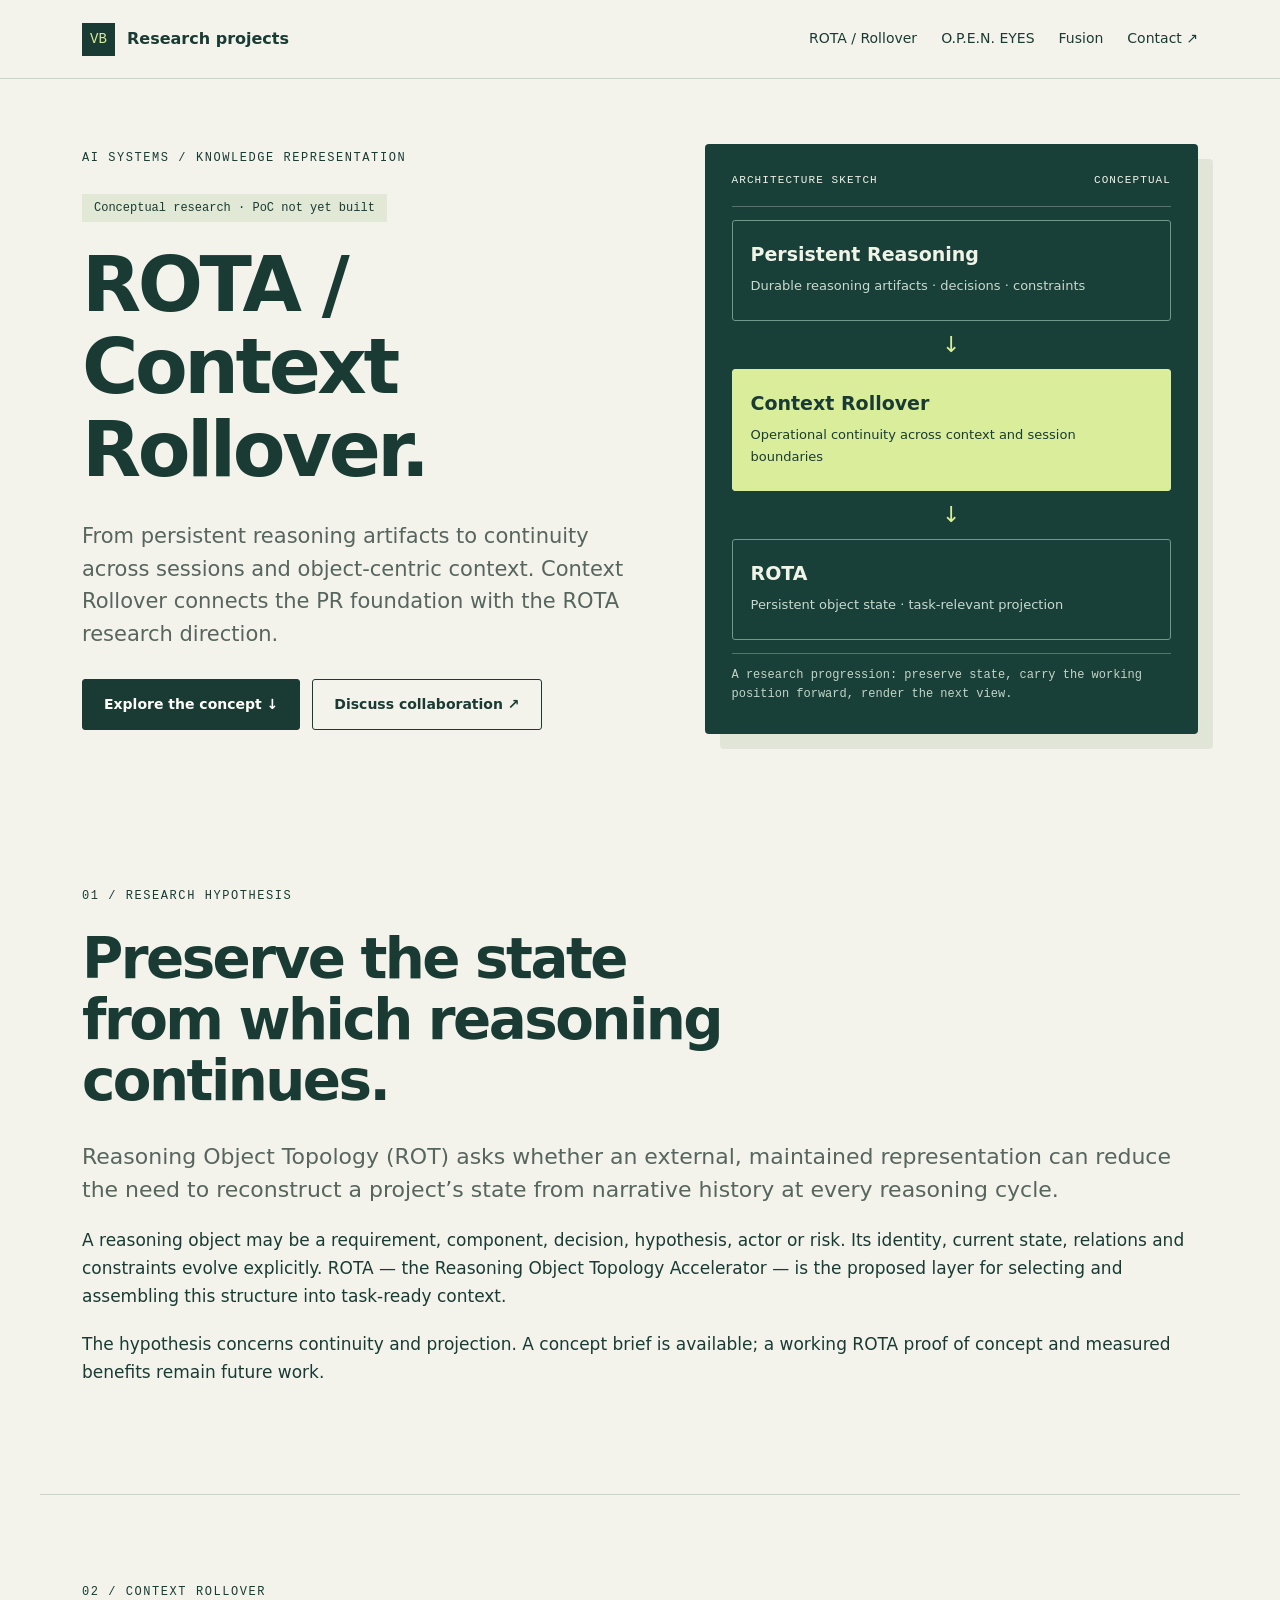
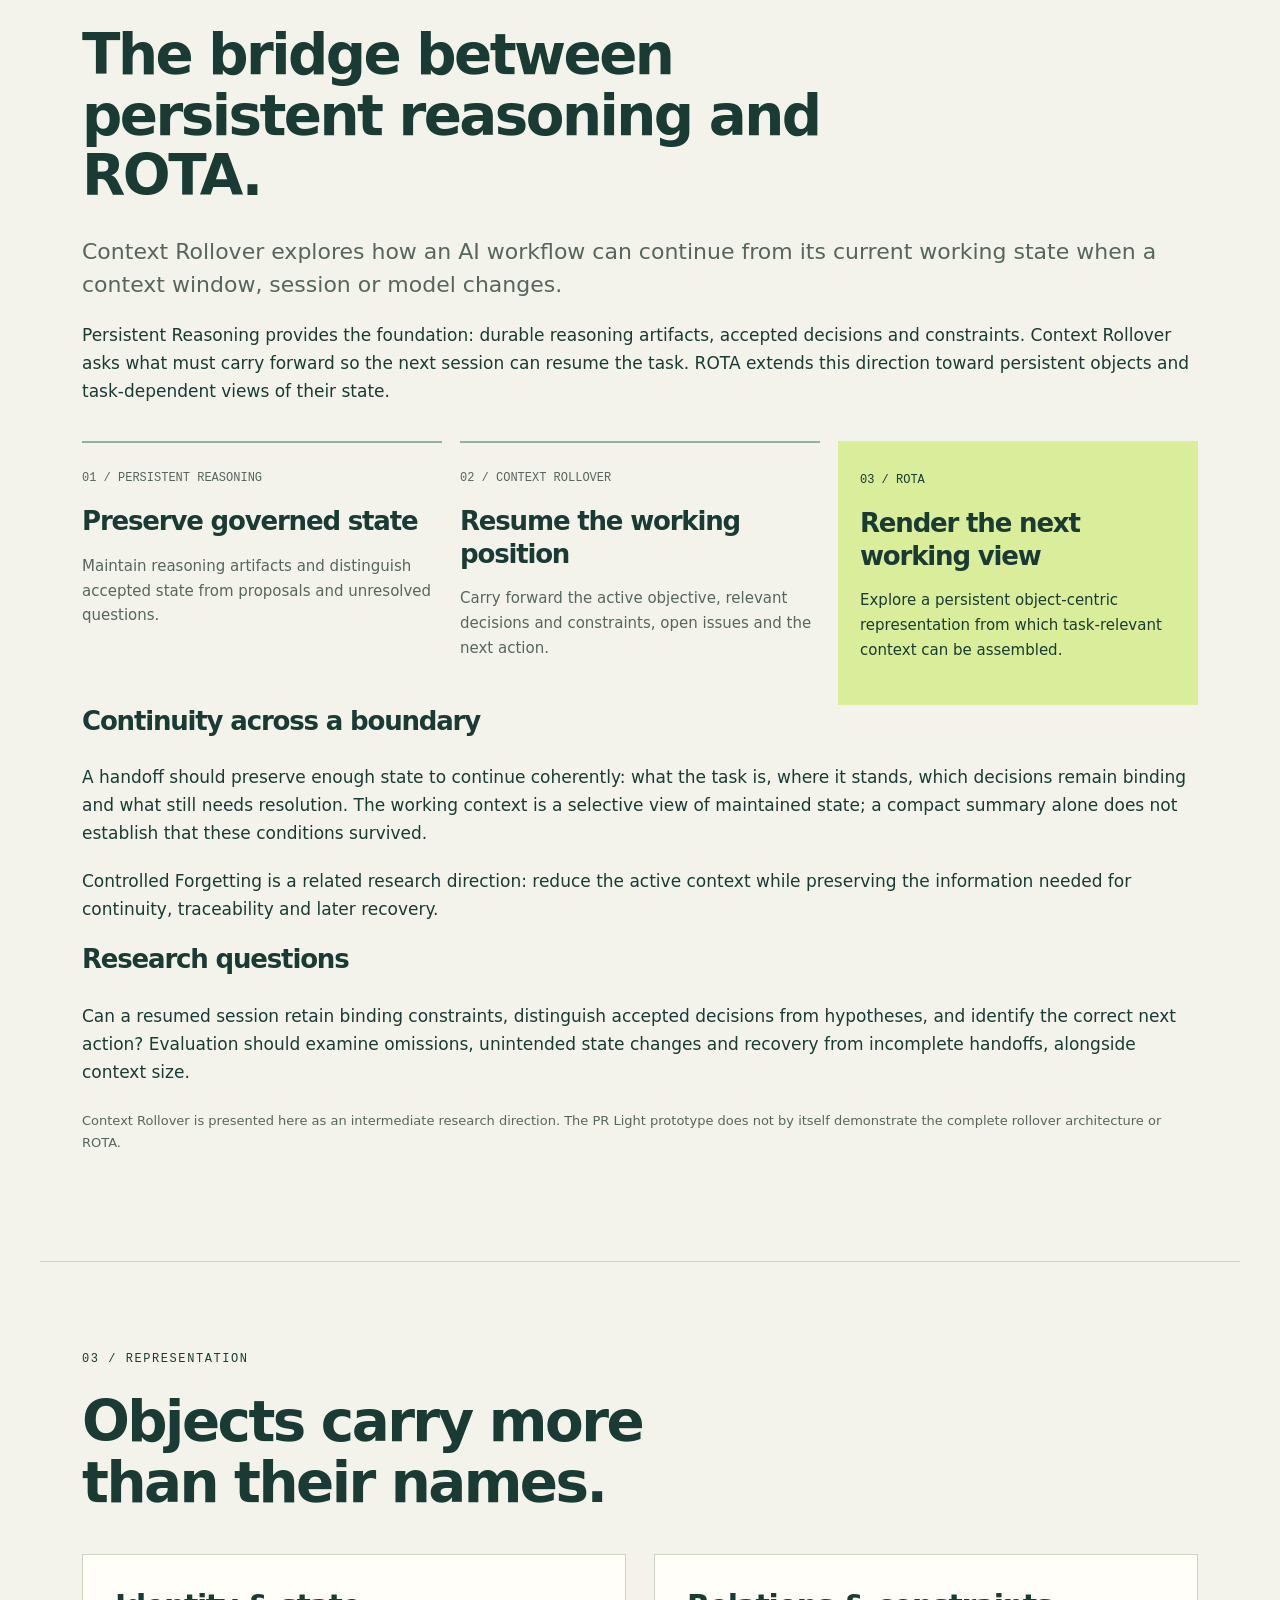
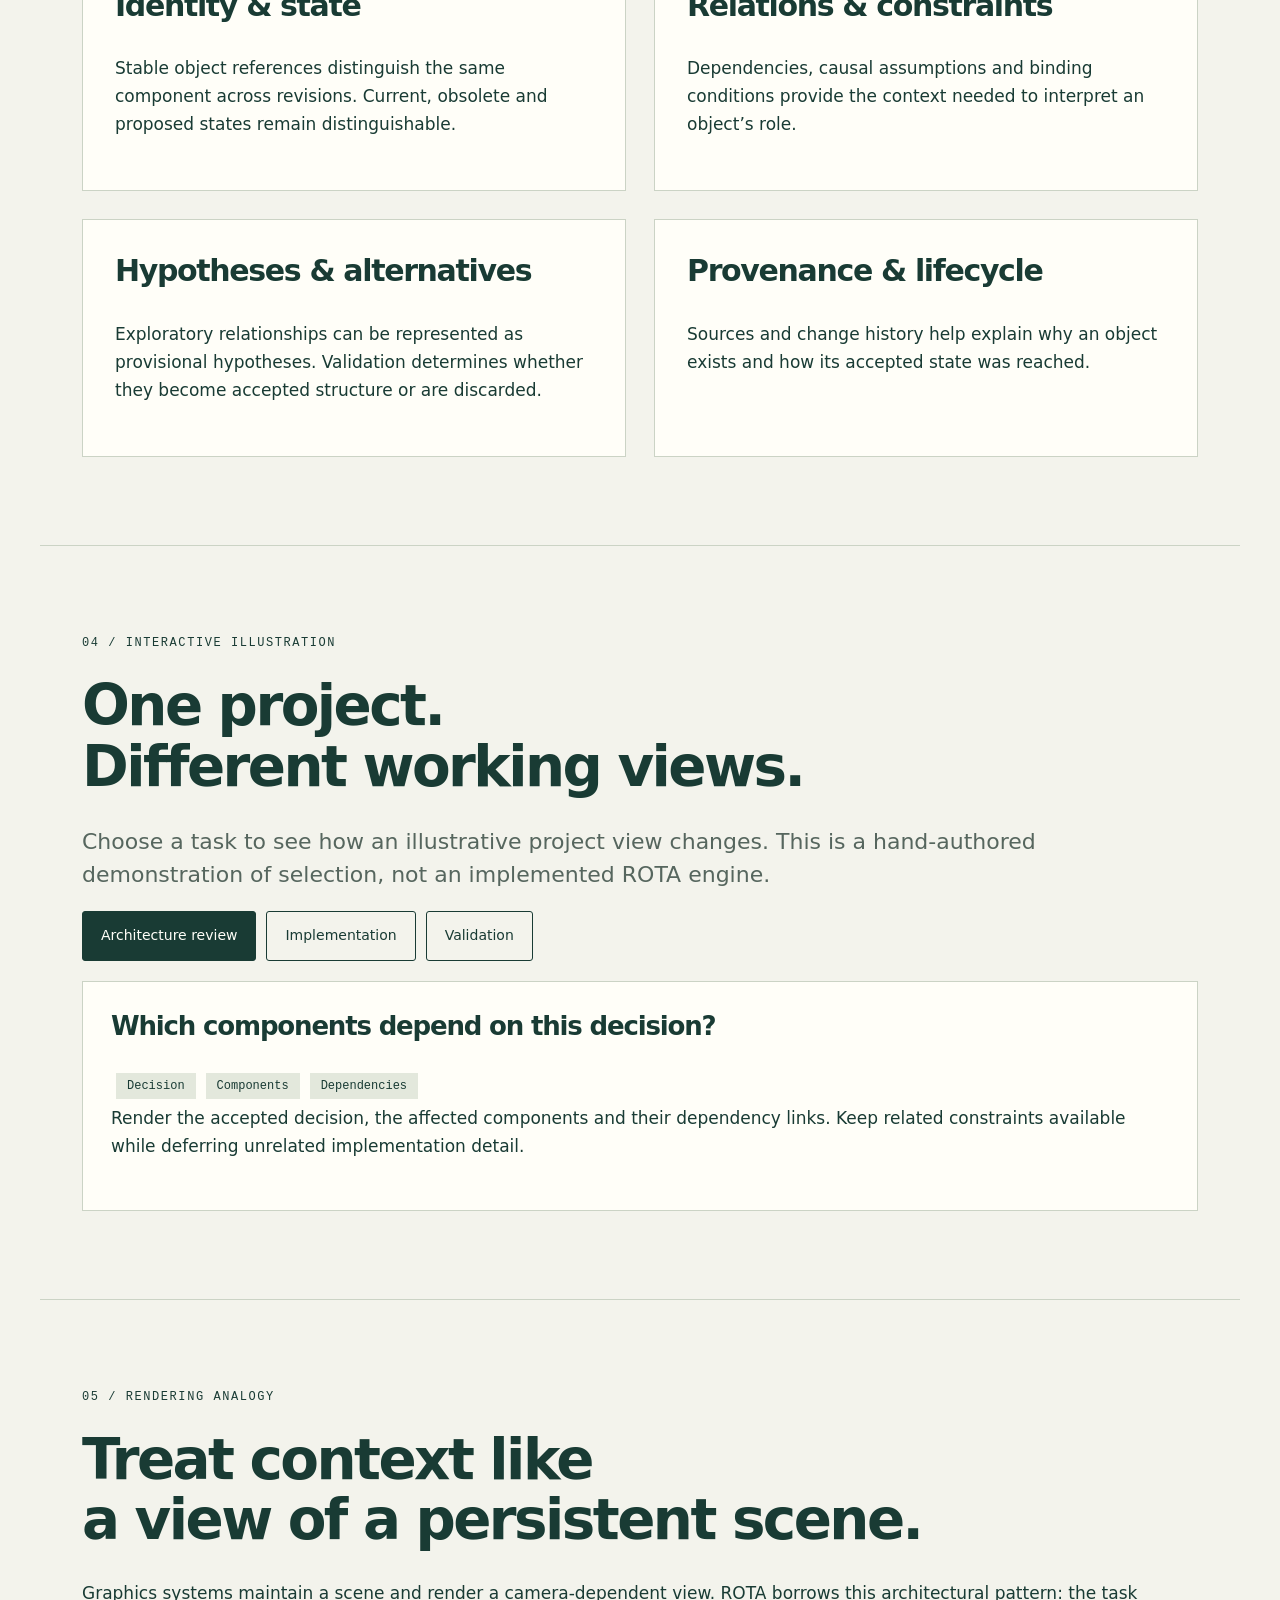
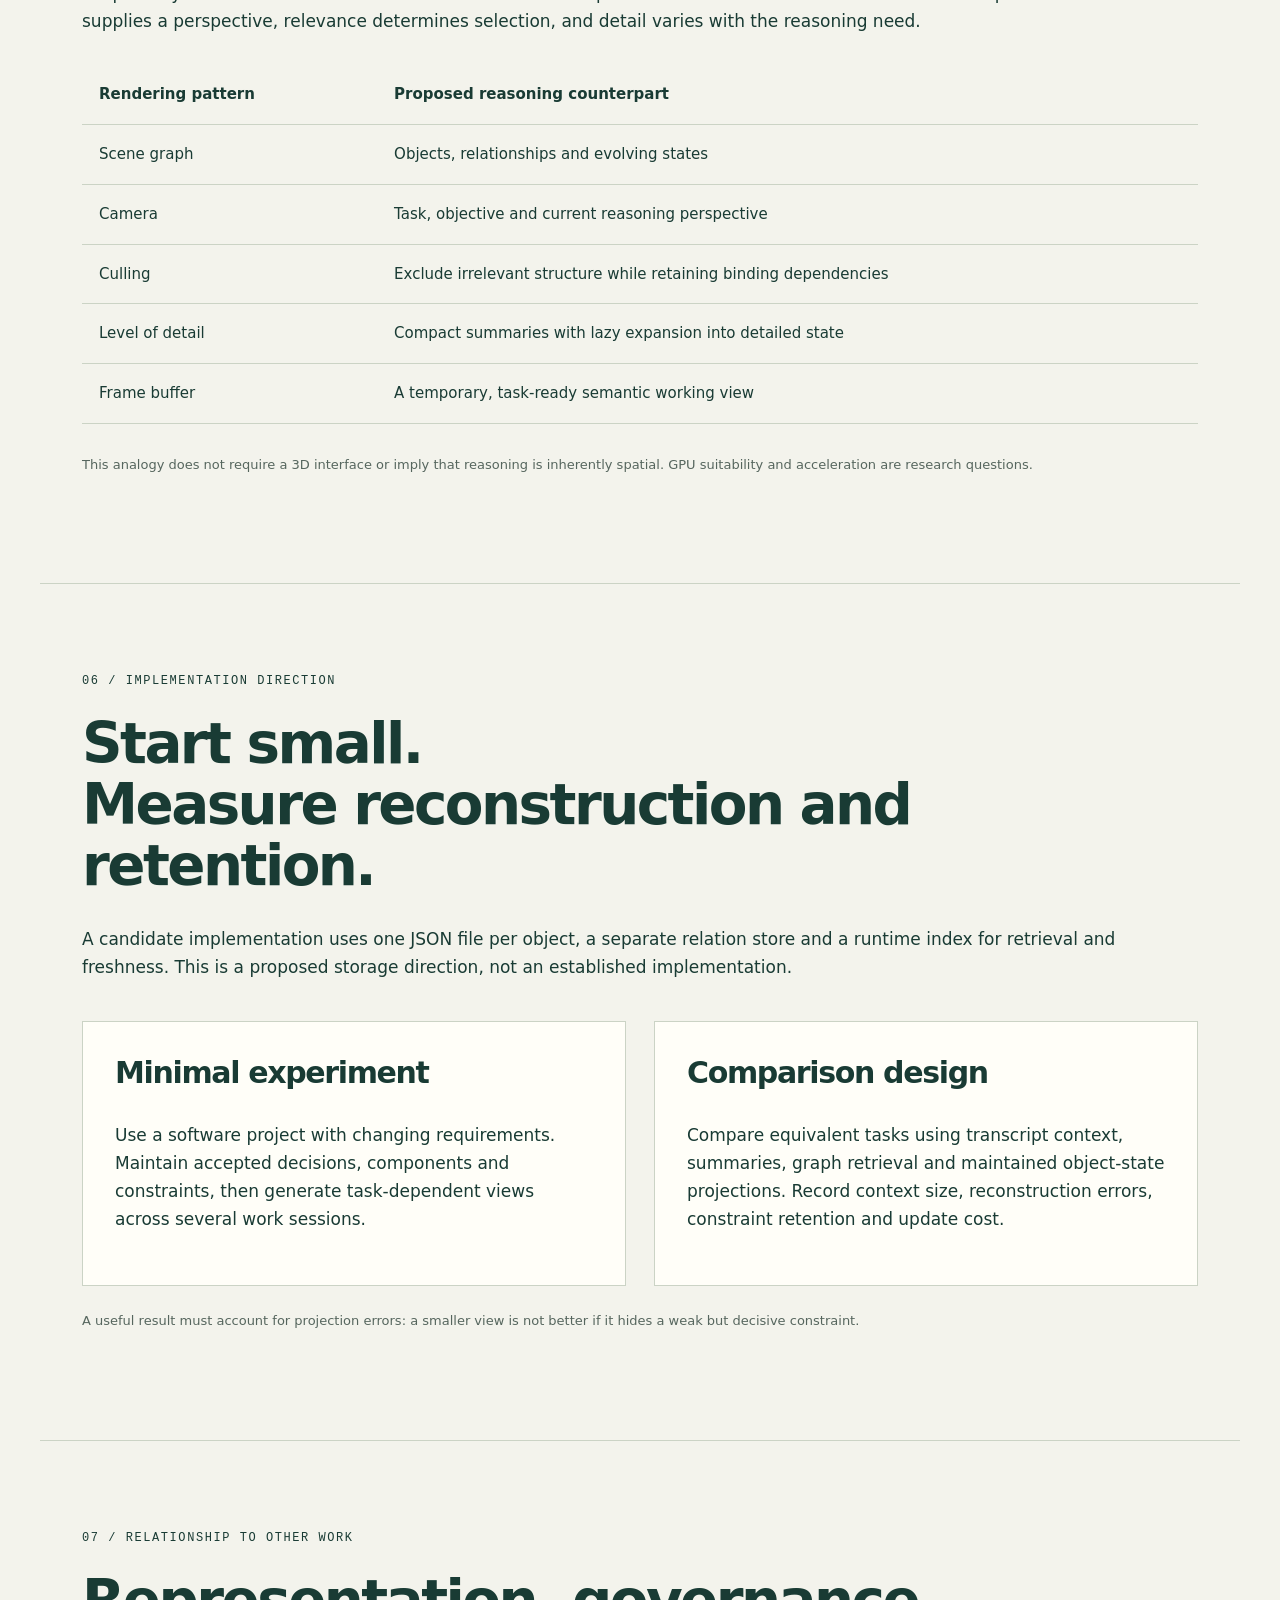
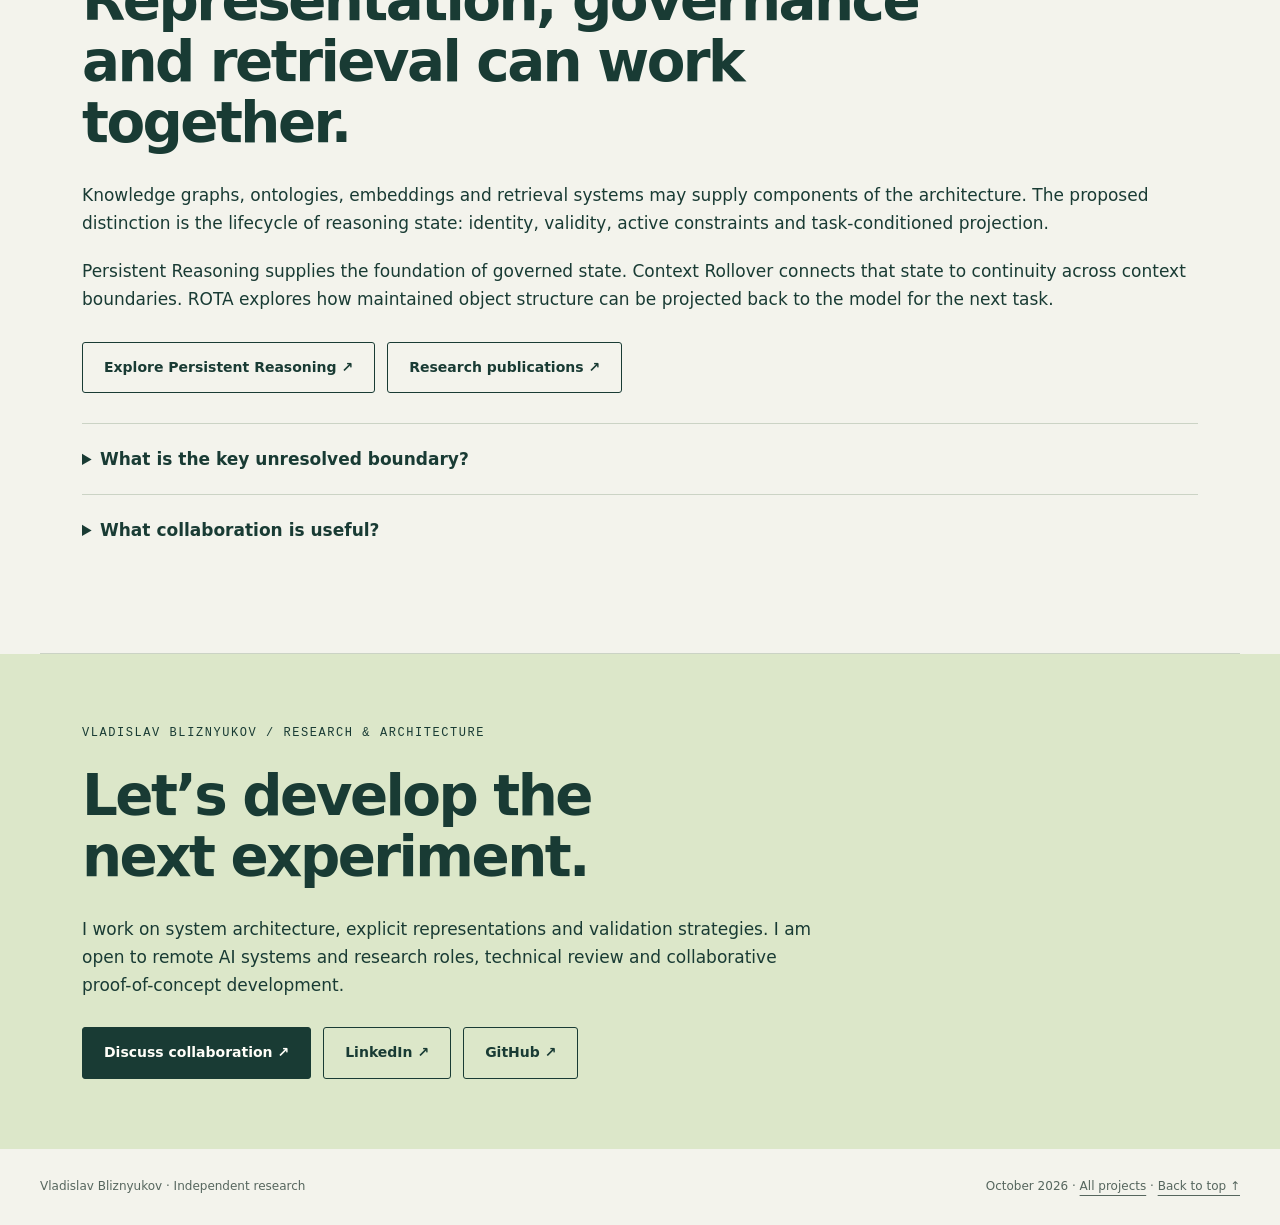
<file: rota/index.html>
<!doctype html><html lang="en"><head><meta charset="utf-8"><meta name="viewport" content="width=device-width,initial-scale=1"><title>ROTA / Context Rollover · Vladislav Bliznyukov</title><meta name="description" content="Context Rollover bridges Persistent Reasoning and ROTA: continuity across sessions, persistent object state and task-relevant context."><meta name="theme-color" content="#153d37"><link rel="stylesheet" href="/style.css"></head><body><a class="skip" href="#main">Skip to content</a><header><nav class="wrap" aria-label="Main navigation"><a class="brand" href="/"><span class="mark">VB</span> Research projects</a><div class="navlinks"><a href="/rota/">ROTA / Rollover</a><a href="/open-eyes/">O.P.E.N. EYES</a><a href="/fusion/">Fusion</a><a href="#contact">Contact ↗</a></div></nav></header><main id="main"><section class="hero wrap"><div><span class="eyebrow">AI systems / Knowledge representation</span><span class="status">Conceptual research · PoC not yet built</span><h1>ROTA /<br>Context Rollover.</h1><p class="intro">From persistent reasoning artifacts to continuity across sessions and object-centric context. Context Rollover connects the PR foundation with the ROTA research direction.</p><div class="actions"><a class="button primary" href="#overview">Explore the concept ↓</a><a class="button" href="#contact">Discuss collaboration ↗</a></div></div><div class="hero-art"><div class="art-top"><span>ARCHITECTURE SKETCH</span><span>CONCEPTUAL</span></div><div class="diagram-box "><strong>Persistent Reasoning</strong><p>Durable reasoning artifacts · decisions · constraints</p></div><div class="diagram-arrow" aria-hidden="true">↓</div><div class="diagram-box accent"><strong>Context Rollover</strong><p>Operational continuity across context and session boundaries</p></div><div class="diagram-arrow" aria-hidden="true">↓</div><div class="diagram-box "><strong>ROTA</strong><p>Persistent object state · task-relevant projection</p></div><p class="art-caption">A research progression: preserve state, carry the working position forward, render the next view.</p></div></section><section class="section wrap" id="overview"><span class="eyebrow">01 / Research hypothesis</span><h2>Preserve the state<br>from which reasoning continues.</h2><p class="lead">Reasoning Object Topology (ROT) asks whether an external, maintained representation can reduce the need to reconstruct a project’s state from narrative history at every reasoning cycle.</p><p>A reasoning object may be a requirement, component, decision, hypothesis, actor or risk. Its identity, current state, relations and constraints evolve explicitly. ROTA — the Reasoning Object Topology Accelerator — is the proposed layer for selecting and assembling this structure into task-ready context.</p><p>The hypothesis concerns continuity and projection. A concept brief is available; a working ROTA proof of concept and measured benefits remain future work.</p></section><section class="section wrap" id="context-rollover"><span class="eyebrow">02 / Context Rollover</span><h2>The bridge between<br>persistent reasoning and ROTA.</h2><p class="lead">Context Rollover explores how an AI workflow can continue from its current working state when a context window, session or model changes.</p><p>Persistent Reasoning provides the foundation: durable reasoning artifacts, accepted decisions and constraints. Context Rollover asks what must carry forward so the next session can resume the task. ROTA extends this direction toward persistent objects and task-dependent views of their state.</p><div class="flow"><article><b>01 / PERSISTENT REASONING</b><h3>Preserve governed state</h3><p>Maintain reasoning artifacts and distinguish accepted state from proposals and unresolved questions.</p></article><article><b>02 / CONTEXT ROLLOVER</b><h3>Resume the working position</h3><p>Carry forward the active objective, relevant decisions and constraints, open issues and the next action.</p></article><article class="last"><b>03 / ROTA</b><h3>Render the next working view</h3><p>Explore a persistent object-centric representation from which task-relevant context can be assembled.</p></article></div><h3>Continuity across a boundary</h3><p>A handoff should preserve enough state to continue coherently: what the task is, where it stands, which decisions remain binding and what still needs resolution. The working context is a selective view of maintained state; a compact summary alone does not establish that these conditions survived.</p><p>Controlled Forgetting is a related research direction: reduce the active context while preserving the information needed for continuity, traceability and later recovery.</p><h3>Research questions</h3><p>Can a resumed session retain binding constraints, distinguish accepted decisions from hypotheses, and identify the correct next action? Evaluation should examine omissions, unintended state changes and recovery from incomplete handoffs, alongside context size.</p><p class="minor">Context Rollover is presented here as an intermediate research direction. The PR Light prototype does not by itself demonstrate the complete rollover architecture or ROTA.</p></section><section class="section wrap" id="section-03 / Representation"><span class="eyebrow">03 / Representation</span><h2>Objects carry more<br>than their names.</h2><div class="two"><article class="panel"><h3>Identity & state</h3><p>Stable object references distinguish the same component across revisions. Current, obsolete and proposed states remain distinguishable.</p></article><article class="panel"><h3>Relations & constraints</h3><p>Dependencies, causal assumptions and binding conditions provide the context needed to interpret an object’s role.</p></article><article class="panel"><h3>Hypotheses & alternatives</h3><p>Exploratory relationships can be represented as provisional hypotheses. Validation determines whether they become accepted structure or are discarded.</p></article><article class="panel"><h3>Provenance & lifecycle</h3><p>Sources and change history help explain why an object exists and how its accepted state was reached.</p></article></div></section><section class="section wrap" id="section-04 / Interactive illustration"><span class="eyebrow">04 / Interactive illustration</span><h2>One project.<br>Different working views.</h2><p class="lead">Choose a task to see how an illustrative project view changes. This is a hand-authored demonstration of selection, not an implemented ROTA engine.</p><div class="switches" role="group" aria-label="Choose a reasoning task"><button data-view="design" aria-pressed="true">Architecture review</button><button data-view="build" aria-pressed="false">Implementation</button><button data-view="check" aria-pressed="false">Validation</button></div><div class="explain" aria-live="polite"><h3 id="view-title">Which components depend on this decision?</h3><div id="view-chips"><span class="chip">Decision</span><span class="chip">Components</span><span class="chip">Dependencies</span></div><p id="view-text">Render the accepted decision, the affected components and their dependency links. Keep related constraints available while deferring unrelated implementation detail.</p></div></section><section class="section wrap" id="section-05 / Rendering analogy"><span class="eyebrow">05 / Rendering analogy</span><h2>Treat context like<br>a view of a persistent scene.</h2><p>Graphics systems maintain a scene and render a camera-dependent view. ROTA borrows this architectural pattern: the task supplies a perspective, relevance determines selection, and detail varies with the reasoning need.</p><table class="compare"><thead><tr><th>Rendering pattern</th><th>Proposed reasoning counterpart</th></tr></thead><tbody><tr><td>Scene graph</td><td>Objects, relationships and evolving states</td></tr><tr><td>Camera</td><td>Task, objective and current reasoning perspective</td></tr><tr><td>Culling</td><td>Exclude irrelevant structure while retaining binding dependencies</td></tr><tr><td>Level of detail</td><td>Compact summaries with lazy expansion into detailed state</td></tr><tr><td>Frame buffer</td><td>A temporary, task-ready semantic working view</td></tr></tbody></table><p class="minor">This analogy does not require a 3D interface or imply that reasoning is inherently spatial. GPU suitability and acceleration are research questions.</p></section><section class="section wrap" id="section-06 / Implementation direction"><span class="eyebrow">06 / Implementation direction</span><h2>Start small.<br>Measure reconstruction and retention.</h2><p>A candidate implementation uses one JSON file per object, a separate relation store and a runtime index for retrieval and freshness. This is a proposed storage direction, not an established implementation.</p><div class="two"><article class="panel"><h3>Minimal experiment</h3><p>Use a software project with changing requirements. Maintain accepted decisions, components and constraints, then generate task-dependent views across several work sessions.</p></article><article class="panel"><h3>Comparison design</h3><p>Compare equivalent tasks using transcript context, summaries, graph retrieval and maintained object-state projections. Record context size, reconstruction errors, constraint retention and update cost.</p></article></div><p class="minor">A useful result must account for projection errors: a smaller view is not better if it hides a weak but decisive constraint.</p></section><section class="section wrap" id="section-07 / Relationship to other work"><span class="eyebrow">07 / Relationship to other work</span><h2>Representation, governance<br>and retrieval can work together.</h2><p>Knowledge graphs, ontologies, embeddings and retrieval systems may supply components of the architecture. The proposed distinction is the lifecycle of reasoning state: identity, validity, active constraints and task-conditioned projection.</p><p>Persistent Reasoning supplies the foundation of governed state. Context Rollover connects that state to continuity across context boundaries. ROTA explores how maintained object structure can be projected back to the model for the next task.</p><div class="actions"><a class="button" href="https://persistentvlad.github.io/persistent-reasoning-architecture/">Explore Persistent Reasoning ↗</a><a class="button" href="https://vladislavbliznyukov.medium.com/lists">Research publications ↗</a></div><div class="faq"><details><summary>What is the key unresolved boundary?</summary><p>Whether ROT is best implemented as a specialized graph lifecycle model, and what measurable benefit task-conditioned projection adds beyond conventional graph retrieval.</p></details><details><summary>What collaboration is useful?</summary><p>Knowledge-representation review, a bounded prototype, evaluation design and tests of identity and constraint preservation under changing task views.</p></details></div></section></main><section class="contact" id="contact"><div class="wrap"><span class="eyebrow">Vladislav Bliznyukov / Research & architecture</span><h2>Let’s develop the<br>next experiment.</h2><p>I work on system architecture, explicit representations and validation strategies. I am open to remote AI systems and research roles, technical review and collaborative proof-of-concept development.</p><div class="actions"><a class="button primary" href="mailto:vladislav.bliznyukov@gmail.com">Discuss collaboration ↗</a><a class="button" href="https://www.linkedin.com/in/vladislav-bliznyukov/">LinkedIn ↗</a><a class="button" href="https://github.com/PersistentVlad">GitHub ↗</a></div></div></section><footer class="wrap footer"><span>Vladislav Bliznyukov · Independent research</span><span>October 2026 · <a href="/">All projects</a> · <a href="#main">Back to top ↑</a></span></footer><script>const views={design:['Which components depend on this decision?',['Decision','Components','Dependencies'],'Render the accepted decision, the affected components and their dependency links. Keep related constraints available while deferring unrelated implementation detail.'],build:['What does this implementation step need?',['Active task','Interface','Constraint','Procedure'],'Render the active task, interface contract, applicable constraints and reusable procedure. Expand connected objects only when the task requires more detail.'],check:['What must remain true after the change?',['Invariants','Changed objects','Evidence','Open issues'],'Render changed objects, binding invariants and validation evidence. Keep unresolved issues distinct from accepted results.']};document.querySelectorAll('[data-view]').forEach(b=>b.addEventListener('click',()=>{document.querySelectorAll('[data-view]').forEach(x=>x.setAttribute('aria-pressed',String(x===b)));const v=views[b.dataset.view];document.getElementById('view-title').textContent=v[0];const box=document.getElementById('view-chips');box.replaceChildren(...v[1].map(t=>{const s=document.createElement('span');s.className='chip';s.textContent=t;return s}));document.getElementById('view-text').textContent=v[2]}));</script></body></html>
</file>
<file: style.css>
:root{--paper:#f3f3ec;--ink:#193b34;--muted:#56665e;--line:#cbd3c5;--accent:#d9ed9a;--white:#fffef8}*{box-sizing:border-box}html{scroll-behavior:smooth;scroll-padding-top:90px}body{margin:0;background:var(--paper);color:var(--ink);font:17px/1.65 system-ui,-apple-system,BlinkMacSystemFont,"Segoe UI",sans-serif}a{color:inherit;text-underline-offset:5px}a:hover{color:#57712b}button,a{touch-action:manipulation}a:focus-visible,button:focus-visible,summary:focus-visible{outline:3px solid #9a6200;outline-offset:5px}button{font:inherit}h1,h2,h3,p{margin-top:0}h1,h2,h3{line-height:1.08;letter-spacing:-.045em;font-weight:550}h1{font-size:clamp(58px,7.4vw,108px);margin-bottom:28px}h2{font-size:clamp(34px,4.4vw,58px);max-width:850px;margin-bottom:28px}h3{font-size:26px;line-height:1.25}p{margin-bottom:20px}.wrap{max-width:1200px;margin:auto;padding:0 42px}header{position:sticky;top:0;z-index:10;background:rgba(243,243,236,.97);border-bottom:1px solid var(--line)}nav{min-height:78px;display:flex;align-items:center;justify-content:space-between;gap:25px}.brand{text-decoration:none;display:flex;align-items:center;gap:12px;font-size:16px;font-weight:650}.mark{width:33px;height:33px;display:grid;place-items:center;background:var(--ink);color:var(--accent);font:14px ui-monospace,monospace}.navlinks{display:flex;gap:24px;font-size:14px}.navlinks a{text-decoration:none}.eyebrow{font:12px/1.5 ui-monospace,monospace;text-transform:uppercase;letter-spacing:.13em;display:block;margin-bottom:24px}.hero{display:grid;grid-template-columns:1.15fr 1fr;gap:55px;align-items:center;padding-top:84px;padding-bottom:84px}.hero .intro{max-width:600px;font-size:21px;line-height:1.55;color:var(--muted)}.actions{display:flex;flex-wrap:wrap;gap:12px;margin-top:28px}.button{display:inline-flex;align-items:center;justify-content:center;padding:13px 21px;border:1px solid var(--ink);border-radius:3px;text-decoration:none;font-size:14px;font-weight:650;min-height:48px}.button.primary{background:var(--ink);color:var(--white)}.button:hover{background:var(--accent);color:var(--ink)}.meta{font-size:12px;color:var(--muted);margin-top:24px}.hero-art{position:relative;background:#183f38;color:#f0f4e7;padding:30px 27px;border-radius:4px;box-shadow:15px 15px 0 #e0e5d7}.art-top{display:flex;justify-content:space-between;border-bottom:1px solid #577369;padding-bottom:20px;font:11px ui-monospace,monospace;letter-spacing:.1em}.dot{display:inline-block;width:7px;height:7px;background:var(--accent);border-radius:50%;margin-right:7px}.hero-art svg{display:block;width:100%;height:auto}.art-caption{font:12px/1.6 ui-monospace,monospace;color:#c4d4c6;margin:0;padding-top:12px;border-top:1px solid #577369}.strip{border-top:1px solid var(--line);border-bottom:1px solid var(--line)}.strip .wrap{display:flex;gap:32px;justify-content:space-between;padding-top:21px;padding-bottom:21px;font-size:13px}.strip strong{font-weight:600}.section{padding-top:88px;padding-bottom:88px;border-bottom:1px solid var(--line)}.split{display:grid;grid-template-columns:1fr 1.1fr;gap:70px}.lead{font-size:22px;line-height:1.5;color:var(--muted)}.notes{border-top:1px solid var(--line)}.note{display:grid;grid-template-columns:40px 1fr;gap:12px;border-bottom:1px solid var(--line);padding:22px 0}.note span{font:13px ui-monospace,monospace;color:var(--muted);padding-top:4px}.note p{margin:7px 0 0;font-size:15px;color:var(--muted)}.quote{font-size:clamp(28px,3.5vw,46px);line-height:1.25;letter-spacing:-.035em;max-width:900px;margin:0}.quote small{display:block;font:12px ui-monospace,monospace;letter-spacing:.07em;margin-top:22px}.dark{background:var(--ink);color:var(--white)}.dark .eyebrow{color:var(--accent)}.dark .section{border:none}.flow{display:grid;grid-template-columns:repeat(3,1fr);gap:18px;margin-top:36px}.flow article{border-top:2px solid #93b19d;padding-top:18px}.flow article b{font:12px ui-monospace,monospace;color:var(--muted)}.flow article h3{margin:16px 0}.flow article p{font-size:15px;color:var(--muted)}.flow .last{background:var(--accent);color:var(--ink);padding:22px;border:none}.flow .last b,.flow .last p{color:var(--ink)}.minor{font-size:13px;color:var(--muted);margin-top:24px}.demo{display:grid;grid-template-columns:240px 1fr;gap:0;border:1px solid var(--line);background:var(--white);margin-top:36px;border-radius:4px;overflow:hidden}.tabs{display:flex;flex-direction:column;background:#e6eadf;padding:12px;gap:6px}.tabs button{border:0;background:transparent;text-align:left;padding:17px;color:var(--ink);font-size:14px;border-radius:3px;cursor:pointer}.tabs button[aria-pressed="true"]{background:var(--ink);color:white}.card-view{padding:30px 36px;min-height:370px}.card-view h3{font-size:32px;margin:12px 0 16px}.card-view .tag{font:11px ui-monospace,monospace;text-transform:uppercase;letter-spacing:.1em;color:var(--muted)}.card-view .example{padding:22px;background:var(--paper);border-left:3px solid #87a45b;margin-top:24px;font-size:17px}.card-view .example span{display:block;color:var(--muted);font:11px ui-monospace,monospace;margin-bottom:10px}.two{display:grid;grid-template-columns:1fr 1fr;gap:28px;margin-top:40px}.panel{padding:32px;border:1px solid var(--line);background:var(--white)}.panel h3{font-size:30px}.panel ul{padding-left:20px;font-size:16px}.panel a{font-size:14px;font-weight:600}.panel .label{font:11px ui-monospace,monospace;color:var(--muted);margin-bottom:24px}.panel.highlight{background:#e4ebd6}.proofs{margin-top:34px}.proof{display:grid;grid-template-columns:60px 1fr 1fr;gap:26px;padding:28px 0;border-top:1px solid var(--line);align-items:start}.proof .number{font:15px ui-monospace,monospace;padding-top:4px}.proof h3{font-size:23px;margin:0 0 8px}.proof p{font-size:15px;color:var(--muted);margin:0}.proof a{font-size:13px}.metric-list{display:flex;flex-wrap:wrap;gap:10px;margin:24px 0}.metric-list span{border:1px solid var(--line);padding:7px 12px;font-size:13px}.reading{display:grid;grid-template-columns:repeat(3,1fr);gap:25px;margin-top:35px}.reading a{display:block;border-top:1px solid var(--line);padding-top:24px;text-decoration:none}.reading b{display:block;font-size:18px;margin-bottom:8px}.reading span{color:var(--muted);font-size:14px}.faq{margin-top:30px}details{padding:21px 0;border-top:1px solid var(--line)}summary{cursor:pointer;font-weight:600}details p{max-width:820px;margin:16px 0 0;color:var(--muted);font-size:16px}.contact{background:#dce7c9;padding:70px 0}.contact h2{max-width:720px}.contact p{max-width:730px}.footer{padding:28px 0;display:flex;justify-content:space-between;gap:20px;font-size:12px;color:var(--muted)}.skip{position:fixed;top:-80px;left:20px;padding:12px;background:white;z-index:20}.skip:focus{top:10px}@media(max-width:900px){.wrap{padding-left:24px;padding-right:24px}.hero{gap:35px;grid-template-columns:1fr;padding-top:50px}.hero-art{max-width:580px}.split{gap:35px}.navlinks{gap:15px}.navlinks a:nth-child(2){display:none}.strip .wrap{flex-wrap:wrap;gap:10px 24px}.flow{grid-template-columns:1fr 1fr}.proof{grid-template-columns:35px 1fr}.proof>p{grid-column:2}.reading{grid-template-columns:1fr}.section{padding-top:60px;padding-bottom:60px}}@media(max-width:600px){body{font-size:16px}.brand{font-size:13px}.navlinks a{display:none}.navlinks a:last-child{display:inline;font-size:13px}nav{min-height:66px}.hero{padding-bottom:54px}.hero .intro{font-size:19px}.hero-art{padding:22px 18px;box-shadow:8px 8px 0 #e0e5d7}.split,.two,.flow{grid-template-columns:1fr}.demo{grid-template-columns:1fr}.tabs{flex-direction:row;overflow-x:auto}.tabs button{white-space:nowrap;padding:12px}.card-view{padding:24px;min-height:370px}.panel{padding:25px}.footer{flex-direction:column}.quote{font-size:30px}}@media(prefers-reduced-motion:reduce){html{scroll-behavior:auto}}@media print{header,.actions,.tabs{position:static}header{display:none}.hero,.section{padding-top:25px;padding-bottom:25px}.dark{background:white;color:black}.dark p{color:black!important}.hero-art{box-shadow:none}details{break-inside:avoid}}

.hero h1{font-size:clamp(48px,6vw,82px)}.hero{padding-top:65px;padding-bottom:65px}.hero-art{min-width:0}.status{display:inline-block;padding:7px 12px;background:#e1e8d6;font:12px ui-monospace,monospace;margin-bottom:22px}.overview{display:grid;grid-template-columns:repeat(2,1fr);gap:24px}.overview a{text-decoration:none}.overview .panel{display:flex;flex-direction:column}.overview p{color:var(--muted)}.overview .more{margin-top:auto;font-size:14px;font-weight:600}.explain{padding:28px;background:var(--white);border:1px solid var(--line);min-height:230px}.switches{display:flex;flex-wrap:wrap;gap:10px;margin-bottom:20px}.switches button{padding:12px 18px;border:1px solid var(--ink);border-radius:3px;color:var(--ink);background:transparent;cursor:pointer;font-size:14px}.switches button[aria-pressed=true]{background:var(--ink);color:var(--white)}.chip{display:inline-block;padding:6px 11px;margin:5px;background:#e3e8dc;font:12px ui-monospace,monospace}.diagram-label{font:11px ui-monospace,monospace;letter-spacing:.07em;text-transform:uppercase}.diagram-box{padding:18px;margin:13px 0;border:1px solid #739789;border-radius:3px}.diagram-box strong{display:block;font-size:19px}.diagram-box p{font-size:13px;color:#cadace;margin:5px 0}.diagram-arrow{color:var(--accent);text-align:center;font-size:22px;line-height:1}.hero-art .diagram-box.accent{background:var(--accent);color:var(--ink);border-color:var(--accent)}.diagram-box.accent p{color:var(--ink)}.compare{width:100%;border-collapse:collapse;font-size:15px;margin:30px 0}.compare th,.compare td{text-align:left;padding:17px;border-bottom:1px solid var(--line);vertical-align:top}.compare th{font-weight:650}.page-note{font:12px/1.7 ui-monospace,monospace;color:var(--muted)}@media(max-width:600px){.overview{grid-template-columns:1fr}.compare th,.compare td{padding:12px 5px}.navlinks a:nth-last-child(2){display:inline;font-size:13px}.navlinks{gap:15px}.hero h1{font-size:50px}}
</file>
